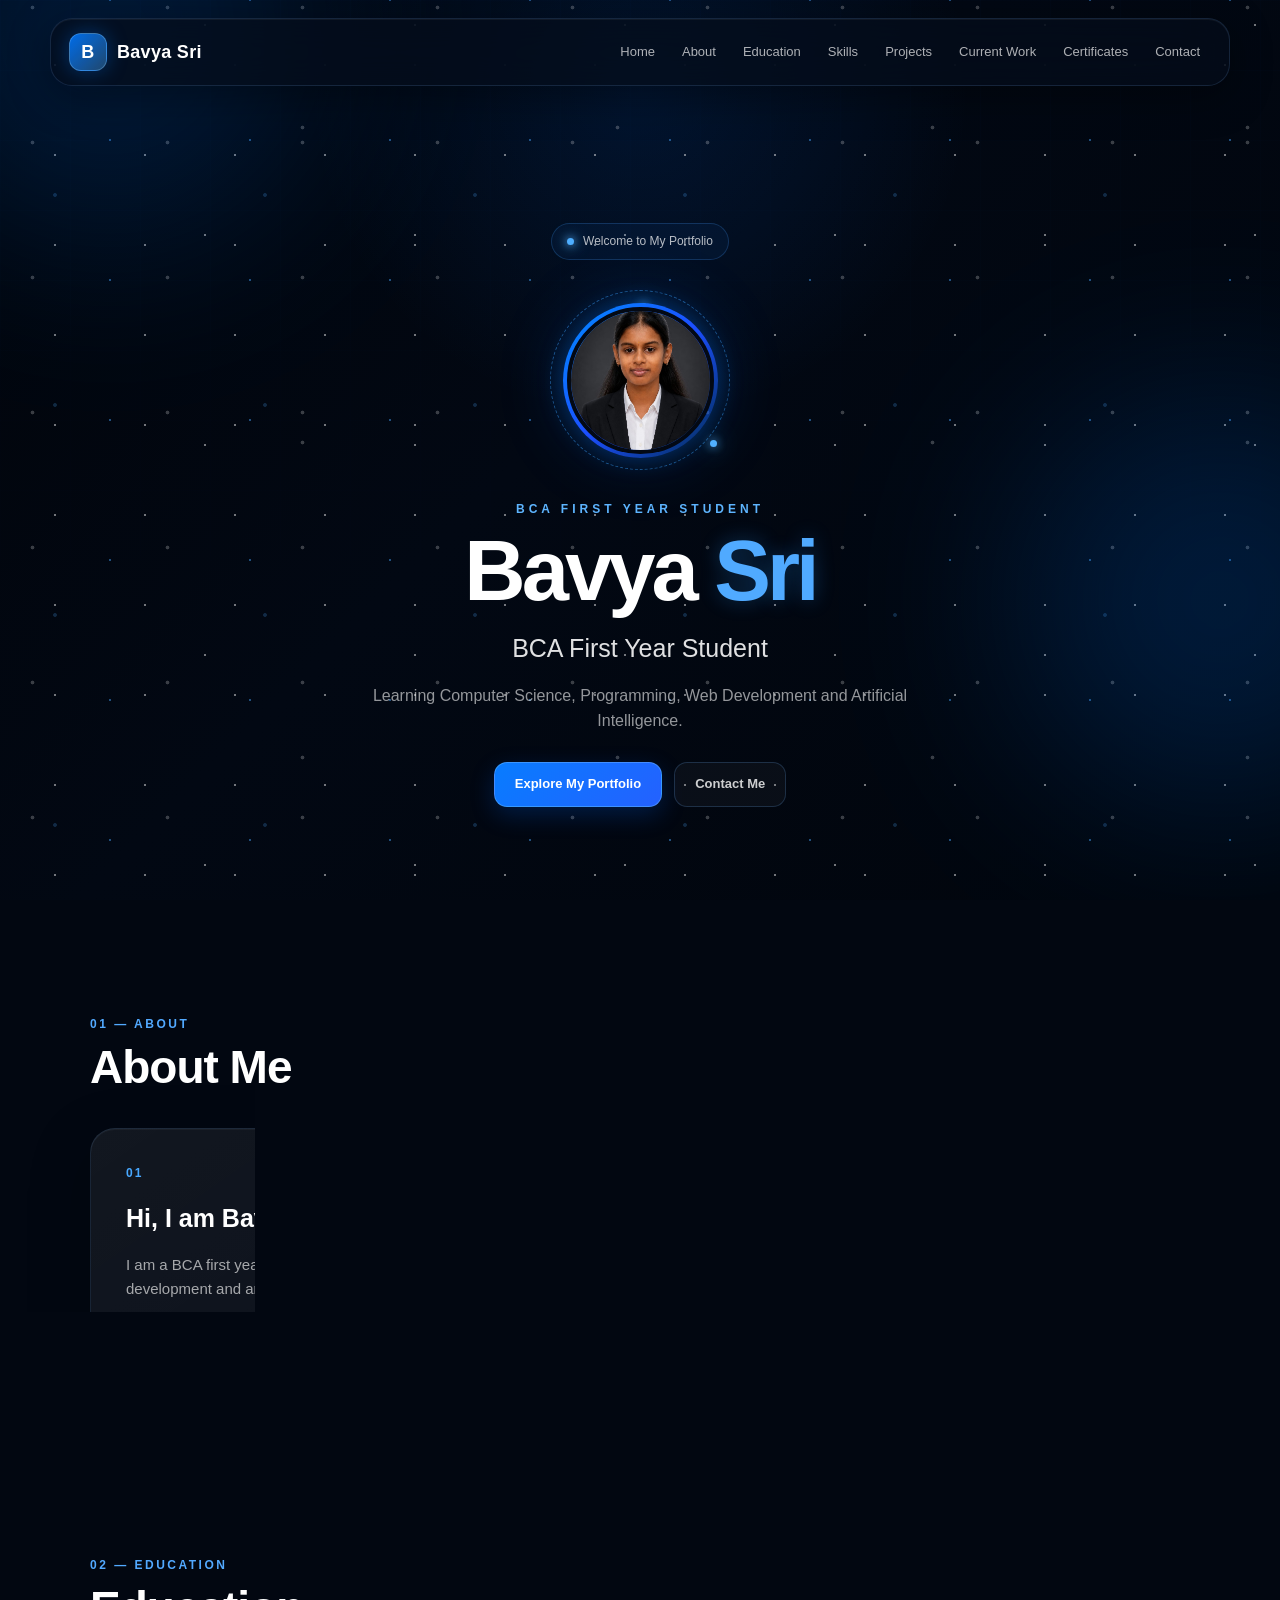
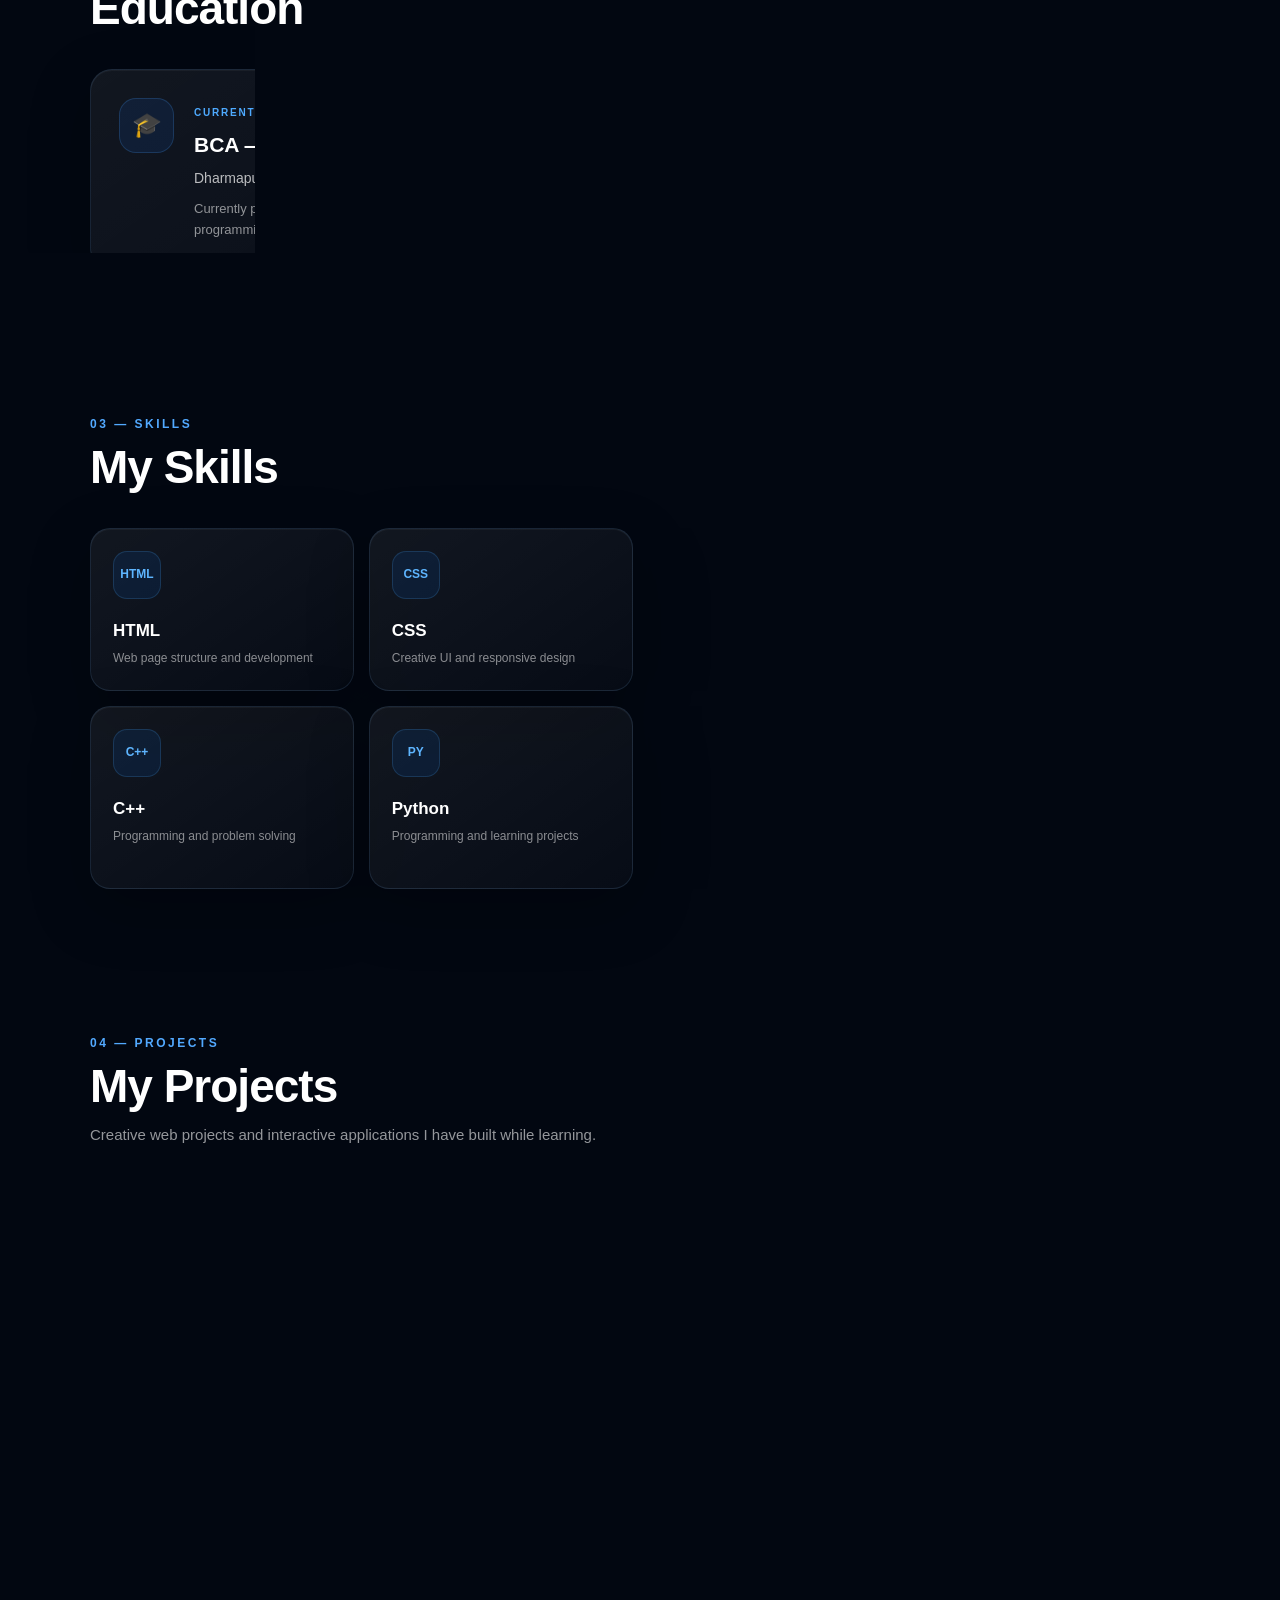
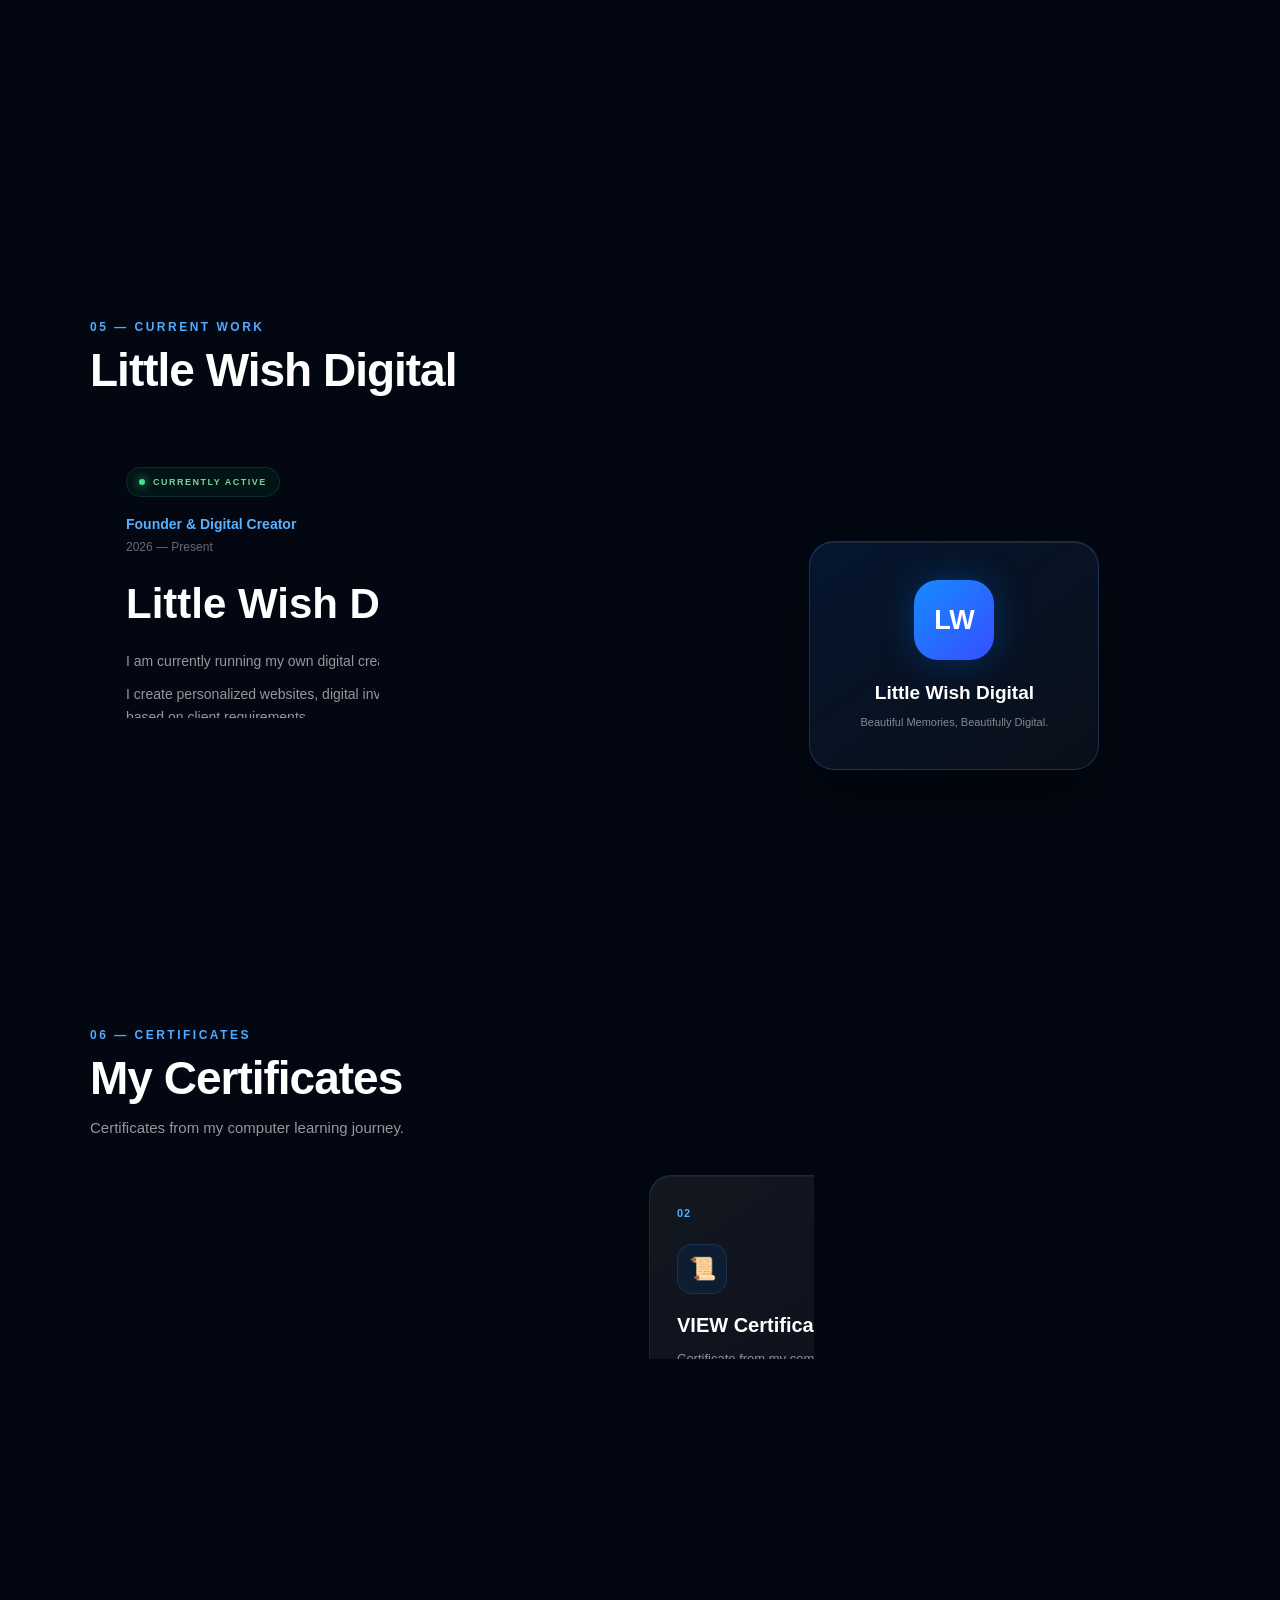
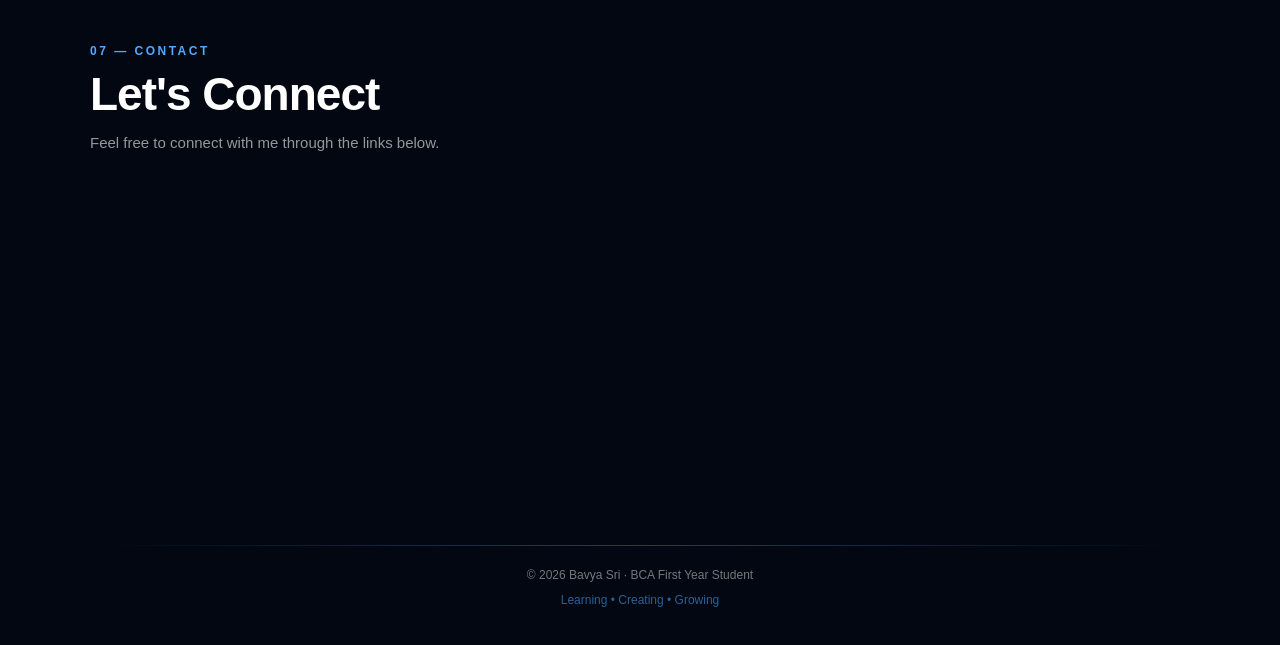
<file: index.html>
<!DOCTYPE html>
<html lang="en">
<head>
    <meta charset="UTF-8">
    <meta name="viewport" content="width=device-width, initial-scale=1.0">

    <title>Bavya Sri | BCA Student & Digital Creator</title>

    <meta name="description"
        content="Bavya Sri - BCA First Year Student interested in programming, web development, artificial intelligence and creative digital projects.">

    <link rel="stylesheet" href="style.css">
</head>

<body>

    <!-- =====================================================
         ANIMATED BACKGROUND
    ====================================================== -->

    <div class="background">
        <div class="stars"></div>
        <div class="stars stars-two"></div>

        <div class="blue-glow glow-one"></div>
        <div class="blue-glow glow-two"></div>

        <div class="background-grid"></div>
    </div>


    <!-- =====================================================
         NAVIGATION
    ====================================================== -->

    <header class="navbar">

        <a href="#home" class="logo">
            <span>B</span>
            Bavya Sri
        </a>

        <nav class="nav-links">

            <a href="#home">Home</a>

            <a href="#about">About</a>

            <a href="#education">Education</a>

            <a href="#skills">Skills</a>

            <a href="#projects">Projects</a>

            <a href="#current-work">Current Work</a>

            <a href="#certificates">Certificates</a>

            <a href="#contact">Contact</a>

        </nav>

        <button class="menu-btn" id="menuBtn">
            ☰
        </button>

    </header>


    <!-- =====================================================
         MOBILE MENU
    ====================================================== -->

    <div class="mobile-menu" id="mobileMenu">

        <a href="#home">Home</a>
        <a href="#about">About</a>
        <a href="#education">Education</a>
        <a href="#skills">Skills</a>
        <a href="#projects">Projects</a>
        <a href="#current-work">Current Work</a>
        <a href="#certificates">Certificates</a>
        <a href="#contact">Contact</a>

    </div>


    <!-- =====================================================
         MAIN CONTENT
    ====================================================== -->

    <main>


        <!-- =================================================
             HOME
        ================================================== -->

        <section id="home" class="hero">

            <div class="hero-content">

                <div class="welcome-badge">
                    <span></span>
                    Welcome to My Portfolio
                </div>


                <!-- ROUND PROFILE PHOTO -->

                <div class="profile-container">

                    <div class="profile-orbit"></div>

                    <div class="profile-frame">

                        <img
                            src="amma.jpg"
                            alt="Bavya Sri"
                            class="profile-photo"
                        >

                    </div>

                </div>


                <p class="hero-small">
                    BCA FIRST YEAR STUDENT
                </p>


                <h1>
                    Bavya <span>Sri</span>
                </h1>


                <h2>
                    BCA First Year Student
                </h2>


                <p class="hero-description">

                    Learning Computer Science, Programming,
                    Web Development and Artificial Intelligence.

                </p>


                <div class="hero-buttons">

                    <a href="#about" class="primary-btn">
                        Explore My Portfolio
                    </a>

                    <a href="#contact" class="secondary-btn">
                        Contact Me
                    </a>

                </div>

            </div>

        </section>



        <!-- =================================================
             ABOUT
        ================================================== -->

        <section id="about" class="section">

            <div class="section-heading">

                <span>01 — ABOUT</span>

                <h2>About Me</h2>

            </div>


            <div class="glass-card about-card">

                <div class="card-number">
                    01
                </div>

                <h3>
                    Hi, I am Bavya Sri.
                </h3>

                <p>

                    I am a BCA first year student at
                    DON BOSCO COLLEGE,Dharmapuri
                    who is interested in computer programming,
                    web development and artificial intelligence.

                </p>

                <p>

                    I enjoy learning AI, exploring new technologies
                    and creating creative projects while improving
                    my technological skills step by step.

                </p>

            </div>

        </section>



        <!-- =================================================
             EDUCATION
        ================================================== -->

        <section id="education" class="section">

            <div class="section-heading">

                <span>02 — EDUCATION</span>

                <h2>Education</h2>

            </div>


            <div class="education-grid">


                <!-- BCA -->

                <div class="glass-card education-card">

                    <div class="education-icon">
                        🎓
                    </div>

                    <div>

                        <span class="education-label">
                            CURRENTLY STUDYING
                        </span>

                        <h3>
                            BCA — First Year
                        </h3>

                        <h4>
                            Dharmapuri
                        </h4>

                        <p>

                            Currently pursuing Bachelor of
                            Computer Applications and learning
                            programming, computer fundamentals
                            and web technology.

                        </p>

                    </div>

                </div>


                <!-- COMPUTER COURSE -->

                <div class="glass-card education-card">

                    <div class="education-icon">
                        💻
                    </div>

                    <div>

                        <span class="education-label">
                            HDCA--COMPLETED
                        </span>

                        <h3>
                            Computer Application & Software Skills
                        </h3>

                        <h4>
                            CSC Computer Software College,
                            Dharmapuri
                        </h4>

                        <p>

                            Completed computer application training
                            and gained knowledge in computer
                            applications and software skills.

                        </p>

                    </div>

                </div>


            </div>

        </section>



        <!-- =================================================
             SKILLS
        ================================================== -->

        <section id="skills" class="section">

            <div class="section-heading">

                <span>03 — SKILLS</span>

                <h2>My Skills</h2>

            </div>


            <div class="skills-grid">


                <!-- HTML -->

                <div class="skill-card">

                    <div class="skill-icon">
                        HTML
                    </div>

                    <h3>HTML</h3>

                    <p>
                        Web page structure and development
                    </p>

                </div>


                <!-- CSS -->

                <div class="skill-card">

                    <div class="skill-icon">
                        CSS
                    </div>

                    <h3>CSS</h3>

                    <p>
                        Creative UI and responsive design
                    </p>

                </div>


                <!-- JAVASCRIPT -->

                <div class="skill-card">

                    <div class="skill-icon">
                        JS
                    </div>

                    <h3>JavaScript</h3>

                    <p>
                        Interactive web experiences
                    </p>

                </div>


                <!-- C -->

                <div class="skill-card">

                    <div class="skill-icon">
                        C
                    </div>

                    <h3>C</h3>

                    <p>
                        Programming fundamentals
                    </p>

                </div>


                <!-- C++ -->

                <div class="skill-card">

                    <div class="skill-icon">
                        C++
                    </div>

                    <h3>C++</h3>

                    <p>
                        Programming and problem solving
                    </p>

                </div>


                <!-- PYTHON -->

                <div class="skill-card">

                    <div class="skill-icon">
                        PY
                    </div>

                    <h3>Python</h3>

                    <p>
                        Programming and learning projects
                    </p>

                </div>


                <!-- AI -->

                <div class="skill-card">

                    <div class="skill-icon">
                        AI
                    </div>

                    <h3>Artificial Intelligence</h3>

                    <p>
                        AI learning and exploring new technologies
                    </p>

                </div>


            </div>

        </section>



        <!-- =================================================
             PROJECTS
        ================================================== -->

        <section id="Project" class="section">

            <div class="section-heading">

                <span>04 — PROJECTS</span>

                <h2>My Projects</h2>

                <p>
                    Creative web projects and interactive applications
                    I have built while learning.
                </p>

            </div>


            <div class="projects-list">


                <!-- PROJECT 01 -->

                <div class="project-card">

                    <div class="project-left">

                        <span class="project-number">
                            01
                        </span>

                        <div>

                            <span class="project-type">
                                WEB GAME
                            </span>

                            <h3>
                                Kuil2game.html
                            </h3>

                            <p>
                                An interactive browser-based game
                                project created using web technologies.
                            </p>

                        </div>

                    </div>


                    <a
                        href="kuil2game.html"
                        class="project-button"
                    >
                        Open Project →
                    </a>

                </div>



                <!-- PROJECT 02 -->

                <div class="project-card">

                    <div class="project-left">

                        <span class="project-number">
                            02
                        </span>

                        <div>

                            <span class="project-type">
                                CREATIVE GAME
                            </span>

                            <h3>
                                Makeup Game
                            </h3>

                            <p>
                                A creative interactive game project
                                developed as a web experience.
                            </p>

                        </div>

                    </div>


                    <a
                        href="mackup.html"
                        class="project-button"
                    >
                        Open Project →
                    </a>

                </div>



                <!-- PROJECT 03 -->

                <div class="project-card">

                    <div class="project-left">

                        <span class="project-number">
                            03
                        </span>

                        <div>

                            <span class="project-type">
                                WEB APPLICATION
                            </span>

                            <h3>
                                Calculator
                            </h3>

                            <p>
                                An interactive calculator created
                                using HTML, CSS and JavaScript.
                            </p>

                        </div>

                    </div>


                    <a
                        href="calc.html"
                        class="project-button"
                    >
                        Open Project →
                    </a>

                </div>



                <!-- PROJECT 04 -->

                <div class="project-card">

                    <div class="project-left">

                        <span class="project-number">
                            04
                        </span>

                        <div>

                            <span class="project-type">
                                AI / WEB PROJECT
                            </span>

                            <h3>
                                AI Game
                            </h3>

                            <p>
                                An interactive AI-based creative
                                web project.
                            </p>

                        </div>

                    </div>


                    <a
                        href="ai-game.html"
                        class="project-button"
                    >
                        Open Project →
                    </a>

                </div>


            </div>

        </section>



        <!-- =================================================
             CURRENT WORK
        ================================================== -->

        <section id="current-work" class="section">

            <div class="section-heading">

                <span>05 — CURRENT WORK</span>

                <h2>Little Wish Digital</h2>

            </div>


            <div class="current-work-card">


                <div class="current-work-content">

                    <div class="active-badge">

                        <span></span>

                        CURRENTLY ACTIVE

                    </div>


                    <span class="work-role">
                        Founder & Digital Creator
                    </span>


                    <span class="work-year">
                        2026 — Present
                    </span>


                    <h3>
                        Little Wish Digital
                    </h3>


                    <p>

                        I am currently running my own digital
                        creativity business alongside my BCA studies.

                    </p>


                    <p>

                        I create personalized websites, digital
                        invitations, memory websites and creative
                        digital content based on client requirements.

                    </p>


                    <div class="work-tags">

                        <span>Personalized Websites</span>

                        <span>Digital Invitations</span>

                        <span>Memory Websites</span>

                        <span>Digital Content</span>

                    </div>


                    <a
                        href="https://www.instagram.com/little.Wish.digital/"
                        target="_blank"
                        rel="noopener noreferrer"
                        class="instagram-button"
                    >
                        Visit Little Wish Digital →
                    </a>

                </div>


                <div class="work-visual">

                    <div class="work-glow"></div>

                    <div class="work-logo-card">

                        <div class="lw-logo">
                            LW
                        </div>

                        <h4>
                            Little Wish Digital
                        </h4>

                        <p>
                            Beautiful Memories,
                            Beautifully Digital.
                        </p>

                    </div>

                </div>


            </div>

        </section>



        <!-- =================================================
             CERTIFICATES
        ================================================== -->

        <section id="certificates" class="section">

            <div class="section-heading">

                <span>06 — CERTIFICATES</span>

                <h2>My Certificates</h2>

                <p>
                    Certificates from my computer learning journey.
                </p>

            </div>


            <div class="certificate-grid">


                <!-- HTCA -->

                <div class="certificate-card">

                    <div class="certificate-top">

                        <span class="certificate-number">
                            01
                        </span>

                        <span class="certificate-status">
                           HDCA COMPLETED
                        </span>

                    </div>


                    <div class="certificate-icon">
                        💻
                    </div>


                    <h3>
                        HDCA Certificate
                    </h3>


                    <p>

                        Completed HDCA and gained knowledge
                        in computer applications and software skills.

                    </p>


                    <a
                        href="csc1.jpg"
                        target="_blank"
                        class="certificate-button"
                    >
                        View Certificate →
                    </a>

                </div>



                <!-- VIEW CERTIFICATE -->

                <div class="certificate-card">

                    <div class="certificate-top">

                        <span class="certificate-number">
                            02
                        </span>

                        <span class="certificate-status">
                            CERTIFICATE
                        </span>

                    </div>


                    <div class="certificate-icon">
                        📜
                    </div>


                    <h3>
                        VIEW Certificate
                    </h3>


                    <p>

                        Certificate from my computer learning
                        and development journey.

                    </p>


                    <a
                        href="csc2.jpg"
                        target="_blank"
                        class="certificate-button"
                    >
                        View Certificate →
                    </a>

                </div>


            </div>

        </section>



        <!-- =================================================
             CONTACT
        ================================================== -->

        <section id="contact" class="section">

            <div class="section-heading">

                <span>07 — CONTACT</span>

                <h2>Let's Connect</h2>

                <p>
                    Feel free to connect with me through the links below.
                </p>

            </div>


            <div class="contact-card">


                <!-- PHONE -->

                <a
                    href="tel:9360784058"
                    class="contact-item"
                >

                    <div class="contact-icon">
                        ☎
                    </div>

                    <div>

                        <span>
                            Phone
                        </span>

                        <strong>
                            9360784058
                        </strong>

                    </div>

                </a>



                <!-- EMAIL -->

                <a
                    href="mailto:bavyas2009@gmail.com"
                    class="contact-item"
                >

                    <div class="contact-icon">
                        ✉
                    </div>

                    <div>

                        <span>
                            Email
                        </span>

                        <strong>
                            bavyas2009@gmail.com
                        </strong>

                    </div>

                </a>



                <!-- GITHUB -->

                <a
                    href="https://github.com/bavyasri-code07"
                    target="_blank"
                    rel="noopener noreferrer"
                    class="contact-item"
                >

                    <div class="contact-icon">
                        GH
                    </div>

                    <div>

                        <span>
                            GitHub
                        </span>

                        <strong>
                            bavyasri-code07
                        </strong>

                    </div>

                </a>



                <!-- INSTAGRAM -->

                <a
                    href="https://www.instagram.com/little.Wish.digital/"
                    target="_blank"
                    rel="noopener noreferrer"
                    class="contact-item"
                >

                    <div class="contact-icon">
                        IG
                    </div>

                    <div>

                        <span>
                            Little Wish Digital
                        </span>

                        <strong>
                            Instagram
                        </strong>

                    </div>

                </a>


            </div>

        </section>


    </main>



    <!-- =====================================================
         FOOTER
    ====================================================== -->

    <footer>

        <div class="footer-line"></div>

        <p>
            © 2026 Bavya Sri · BCA First Year Student
        </p>

        <p class="footer-small">
            Learning • Creating • Growing
        </p>

    </footer>



    <!-- =====================================================
         JAVASCRIPT
    ====================================================== -->

    <script src="script.js"></script>

</body>
</html>
</file>
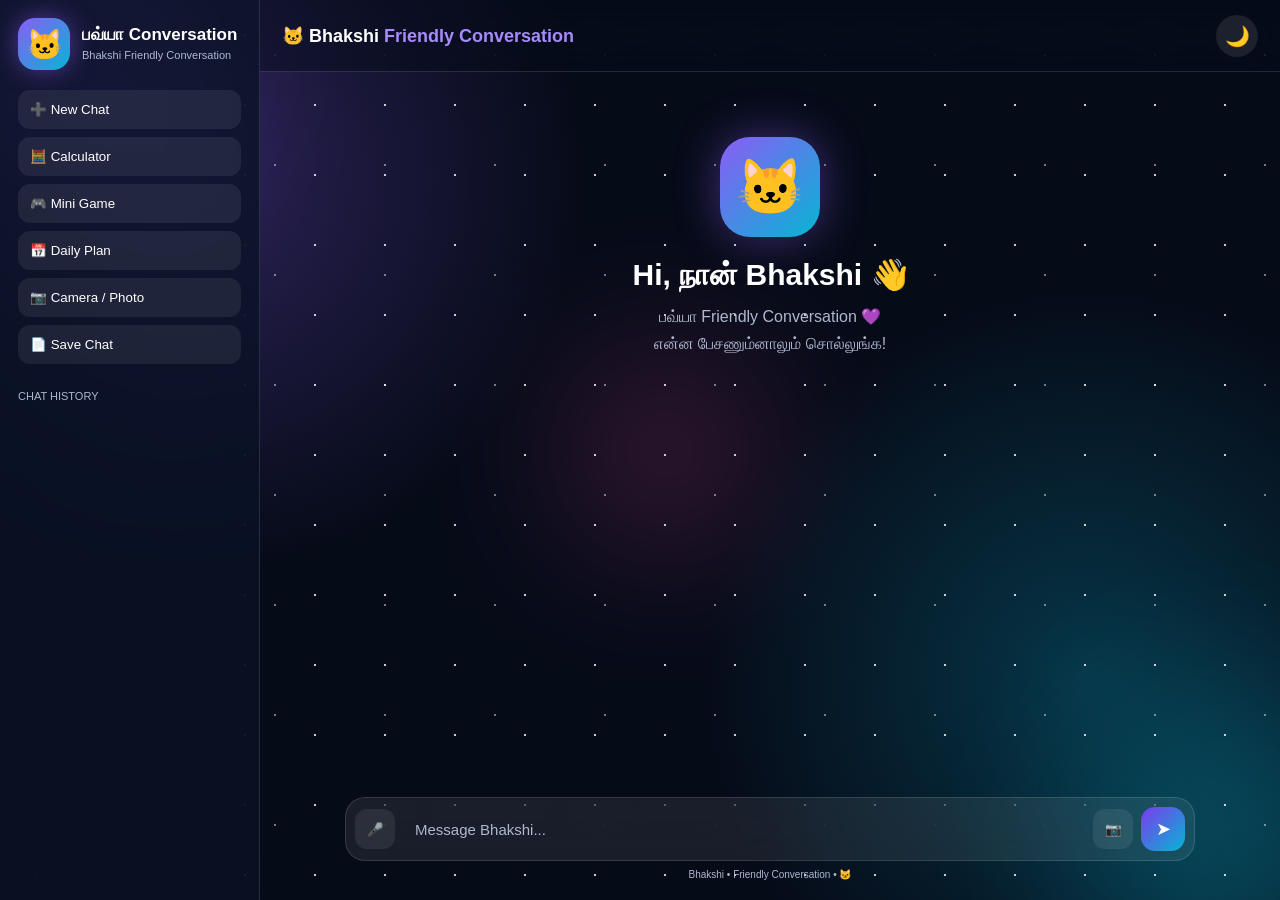
<file: ai-game.html>
<!DOCTYPE html>
<html lang="en">
<head>
<meta charset="UTF-8">
<meta name="viewport" content="width=device-width, initial-scale=1.0">

<title>Bhakshi Friendly Conversation</title>

<style>
*{
    box-sizing:border-box;
    margin:0;
    padding:0;
    font-family:Arial, sans-serif;
}

:root{
    --bg:#060b18;
    --panel:rgba(10,18,38,.78);
    --text:#ffffff;
    --muted:#aeb8d0;
    --border:rgba(255,255,255,.12);
    --bubble:rgba(255,255,255,.09);
    --primary:#8b5cf6;
    --secondary:#06b6d4;
}

body{
    min-height:100vh;
    background:var(--bg);
    color:var(--text);
    overflow:hidden;
    transition:.3s;
}

/* ---------- Animated Background ---------- */

.background{
    position:fixed;
    inset:0;
    overflow:hidden;
    z-index:-5;
    background:
        radial-gradient(circle at 15% 20%,rgba(139,92,246,.28),transparent 30%),
        radial-gradient(circle at 85% 75%,rgba(6,182,212,.25),transparent 30%),
        var(--bg);
}

.orb{
    position:absolute;
    width:300px;
    height:300px;
    border-radius:50%;
    filter:blur(80px);
    opacity:.28;
    animation:moveOrb 12s infinite alternate ease-in-out;
}

.orb.one{
    background:#8b5cf6;
    top:-100px;
    left:-80px;
}

.orb.two{
    background:#06b6d4;
    right:-100px;
    bottom:-100px;
    animation-delay:2s;
}

.orb.three{
    background:#ec4899;
    left:45%;
    top:40%;
    width:180px;
    height:180px;
    animation-delay:4s;
}

@keyframes moveOrb{
    from{
        transform:translate(0,0) scale(1);
    }
    to{
        transform:translate(80px,50px) scale(1.25);
    }
}

.stars{
    position:absolute;
    inset:0;
    background-image:
        radial-gradient(circle,rgba(255,255,255,.8) 1px,transparent 1px),
        radial-gradient(circle,rgba(255,255,255,.45) 1px,transparent 1px);
    background-size:70px 70px,110px 110px;
    animation:stars 20s linear infinite;
}

@keyframes stars{
    from{
        transform:translateY(0);
    }
    to{
        transform:translateY(70px);
    }
}

/* ---------- App ---------- */

.app{
    height:100vh;
    display:flex;
}

/* ---------- Sidebar ---------- */

.sidebar{
    width:260px;
    padding:18px;
    background:var(--panel);
    backdrop-filter:blur(20px);
    border-right:1px solid var(--border);
}

.logo{
    display:flex;
    align-items:center;
    gap:12px;
    margin-bottom:20px;
}

/* 🐱 Bhakshi Logo */

.logoIcon{
    width:52px;
    height:52px;
    border-radius:17px;
    display:grid;
    place-items:center;
    font-size:30px;
    background:linear-gradient(
        135deg,
        #8b5cf6,
        #06b6d4
    );
    box-shadow:
        0 0 25px rgba(139,92,246,.5);
    animation:catLogo 2.5s infinite;
}

@keyframes catLogo{
    0%,100%{
        transform:scale(1) rotate(0deg);
    }
    50%{
        transform:scale(1.08) rotate(3deg);
    }
}

.logo h2{
    font-size:17px;
}

.logo small{
    color:var(--muted);
    font-size:11px;
}

.sideBtn{
    width:100%;
    padding:12px;
    margin-bottom:8px;
    border:0;
    border-radius:12px;
    background:rgba(255,255,255,.07);
    color:var(--text);
    cursor:pointer;
    text-align:left;
    transition:.25s;
}

.sideBtn:hover{
    background:rgba(139,92,246,.35);
    transform:translateX(3px);
}

.historyTitle{
    margin:18px 0 8px;
    font-size:11px;
    color:var(--muted);
}

.history{
    max-height:43vh;
    overflow:auto;
}

.historyItem{
    padding:9px;
    margin:5px 0;
    border-radius:9px;
    background:rgba(255,255,255,.05);
    color:var(--muted);
    font-size:12px;
    cursor:pointer;
    white-space:nowrap;
    overflow:hidden;
    text-overflow:ellipsis;
}

/* ---------- Main ---------- */

.main{
    flex:1;
    min-width:0;
    display:flex;
    flex-direction:column;
}

/* ---------- Header ---------- */

.header{
    height:72px;
    display:flex;
    align-items:center;
    justify-content:space-between;
    padding:0 22px;
    background:rgba(5,12,25,.45);
    backdrop-filter:blur(18px);
    border-bottom:1px solid var(--border);
}

.title{
    font-weight:bold;
    font-size:18px;
}

.title span{
    color:#a78bfa;
}

.modeBtn{
    width:42px;
    height:42px;
    border:0;
    border-radius:50%;
    background:rgba(255,255,255,.09);
    color:white;
    cursor:pointer;
    font-size:20px;
}

/* ---------- Chat ---------- */

.chat{
    flex:1;
    overflow-y:auto;
    padding:25px;
}

.welcome{
    max-width:720px;
    margin:40px auto;
    text-align:center;
}

.welcomeIcon{
    width:100px;
    height:100px;
    margin:auto;
    display:grid;
    place-items:center;
    font-size:55px;
    border-radius:30px;
    background:linear-gradient(
        135deg,
        #8b5cf6,
        #06b6d4
    );
    box-shadow:
        0 0 45px rgba(139,92,246,.45);
    animation:welcomeCat 2.5s infinite;
}

@keyframes welcomeCat{
    0%,100%{
        transform:scale(1);
    }
    50%{
        transform:scale(1.06);
    }
}

.welcome h1{
    margin-top:20px;
    font-size:30px;
}

.welcome p{
    margin-top:10px;
    line-height:1.7;
    color:var(--muted);
}

/* ---------- Messages ---------- */

.message{
    max-width:800px;
    margin:12px auto;
    display:flex;
    animation:messageIn .3s ease;
}

@keyframes messageIn{
    from{
        opacity:0;
        transform:translateY(12px);
    }
    to{
        opacity:1;
        transform:translateY(0);
    }
}

.message.user{
    justify-content:flex-end;
}

.bubble{
    max-width:78%;
    padding:13px 16px;
    border-radius:18px;
    line-height:1.55;
    white-space:pre-wrap;
}

.user .bubble{
    background:linear-gradient(
        135deg,
        #7c3aed,
        #2563eb
    );
    border-bottom-right-radius:5px;
}

.bot .bubble{
    background:var(--bubble);
    border:1px solid var(--border);
    border-bottom-left-radius:5px;
}

/* ---------- Typing ---------- */

.typing{
    display:flex;
    gap:5px;
}

.typing i{
    width:7px;
    height:7px;
    border-radius:50%;
    background:#a78bfa;
    animation:typing .8s infinite alternate;
}

.typing i:nth-child(2){
    animation-delay:.2s;
}

.typing i:nth-child(3){
    animation-delay:.4s;
}

@keyframes typing{
    to{
        opacity:.2;
        transform:translateY(-4px);
    }
}

/* ---------- Input ---------- */

.inputArea{
    padding:15px 20px 20px;
}

.inputBox{
    max-width:850px;
    margin:auto;
    display:flex;
    align-items:center;
    gap:8px;
    padding:9px;
    border-radius:20px;
    background:rgba(255,255,255,.08);
    border:1px solid var(--border);
    backdrop-filter:blur(18px);
}

.inputBox input{
    flex:1;
    min-width:0;
    border:0;
    outline:0;
    background:transparent;
    color:var(--text);
    padding:12px;
    font-size:15px;
}

.inputBox input::placeholder{
    color:var(--muted);
}

.iconBtn,
.sendBtn{
    border:0;
    cursor:pointer;
    color:white;
}

.iconBtn{
    width:40px;
    height:40px;
    border-radius:12px;
    background:rgba(255,255,255,.08);
}

.sendBtn{
    width:44px;
    height:44px;
    border-radius:14px;
    background:linear-gradient(
        135deg,
        #7c3aed,
        #06b6d4
    );
    font-size:18px;
}

.status{
    text-align:center;
    margin-top:8px;
    color:var(--muted);
    font-size:10px;
}

/* ---------- Light Mode ---------- */

body.light{
    --bg:#edf3ff;
    --panel:rgba(255,255,255,.75);
    --text:#172033;
    --muted:#667085;
    --border:rgba(0,0,0,.09);
    --bubble:rgba(255,255,255,.85);
}

body.light .header{
    background:rgba(255,255,255,.65);
}

body.light .modeBtn,
body.light .sideBtn,
body.light .iconBtn{
    color:#172033;
}

/* ---------- Mobile ---------- */

@media(max-width:750px){

    .sidebar{
        width:70px;
        padding:10px;
    }

    .logo h2,
    .logo small,
    .sideBtn span,
    .historyTitle,
    .history{
        display:none;
    }

    .logoIcon{
        width:50px;
        height:50px;
    }

    .sideBtn{
        text-align:center;
        font-size:18px;
    }

    .chat{
        padding:15px 10px;
    }

    .bubble{
        max-width:88%;
    }

    .welcome h1{
        font-size:23px;
    }

    .welcomeIcon{
        width:80px;
        height:80px;
        font-size:43px;
    }
}
</style>
</head>

<body>

<!-- Animated Background -->

<div class="background">
    <div class="orb one"></div>
    <div class="orb two"></div>
    <div class="orb three"></div>
    <div class="stars"></div>
</div>


<div class="app">

<!-- ================= SIDEBAR ================= -->

<aside class="sidebar">

    <div class="logo">

        <div class="logoIcon">🐱</div>

        <div>
            <h2>பவ்யா Conversation</h2>
            <small>Bhakshi Friendly Conversation</small>
        </div>

    </div>


    <button class="sideBtn" onclick="newChat()">
        ➕ <span>New Chat</span>
    </button>

    <button class="sideBtn" onclick="showCalculator()">
        🧮 <span>Calculator</span>
    </button>

    <button class="sideBtn" onclick="showGame()">
        🎮 <span>Mini Game</span>
    </button>

    <button class="sideBtn" onclick="showPlanner()">
        📅 <span>Daily Plan</span>
    </button>

    <button class="sideBtn" onclick="openPhoto()">
        📷 <span>Camera / Photo</span>
    </button>

    <button class="sideBtn" onclick="downloadChat()">
        📄 <span>Save Chat</span>
    </button>


    <div class="historyTitle">
        CHAT HISTORY
    </div>

    <div class="history" id="history"></div>

</aside>


<!-- ================= MAIN ================= -->

<main class="main">

    <header class="header">

        <div class="title">
            🐱 Bhakshi
            <span>Friendly Conversation</span>
        </div>

        <button
            class="modeBtn"
            id="modeBtn"
            onclick="toggleMode()">
            🌙
        </button>

    </header>


    <!-- CHAT AREA -->

    <section class="chat" id="chatBox">

        <div class="welcome" id="welcome">

            <div class="welcomeIcon">
                🐱
            </div>

            <h1>
                Hi, நான் Bhakshi 👋
            </h1>

            <p>
                பவ்யா Friendly Conversation 💜<br>
                என்ன பேசணும்னாலும் சொல்லுங்க!
            </p>

        </div>

    </section>


    <!-- INPUT AREA -->

    <div class="inputArea">

        <div class="inputBox">

            <button
                class="iconBtn"
                onclick="startVoice()"
                title="Voice">
                🎤
            </button>

            <input
                id="messageInput"
                type="text"
                placeholder="Message Bhakshi..."
                autocomplete="off"
            >

            <button
                class="iconBtn"
                onclick="openPhoto()"
                title="Camera / Photo">
                📷
            </button>

            <button
                class="sendBtn"
                onclick="sendMessage()">
                ➤
            </button>

        </div>

        <div class="status">
            Bhakshi • Friendly Conversation • 🐱
        </div>

    </div>

</main>

</div>


<!-- CAMERA / PHOTO -->

<input
    type="file"
    id="photoInput"
    accept="image/*"
    capture="environment"
    style="display:none"
>


<script>

/* =====================================================
   BHAKSHI FRIENDLY CONVERSATION
===================================================== */

const input =
    document.getElementById("messageInput");

const chatBox =
    document.getElementById("chatBox");

const historyBox =
    document.getElementById("history");

let conversation = [];


/* =====================================================
   MESSAGE
===================================================== */

function addMessage(text,type){

    const row =
        document.createElement("div");

    row.className =
        "message " + type;

    const bubble =
        document.createElement("div");

    bubble.className =
        "bubble";

    bubble.textContent =
        text;

    row.appendChild(bubble);

    chatBox.appendChild(row);

    chatBox.scrollTop =
        chatBox.scrollHeight;

    conversation.push({
        type:type,
        text:text
    });

    saveHistory();
}


/* =====================================================
   TYPING ANIMATION
===================================================== */

function showTyping(){

    const row =
        document.createElement("div");

    row.className =
        "message bot";

    row.id =
        "typingMessage";

    row.innerHTML = `
        <div class="bubble">
            <div class="typing">
                <i></i>
                <i></i>
                <i></i>
            </div>
        </div>
    `;

    chatBox.appendChild(row);

    chatBox.scrollTop =
        chatBox.scrollHeight;
}


function removeTyping(){

    const typing =
        document.getElementById(
            "typingMessage"
        );

    if(typing){
        typing.remove();
    }
}


/* =====================================================
   TOP 20+ FRIENDLY CONVERSATION REPLIES
===================================================== */

function getReply(message){

    const msg =
        message
        .toLowerCase()
        .trim();


    /* 1. HI */

    if(
        msg === "hi" ||
        msg === "hii" ||
        msg === "hello" ||
        msg === "hey" ||
        msg.includes("ஹாய்") ||
        msg.includes("ஹலோ")
    ){
        return "ஹாய் பவ்யா! 🐱💜 சொல்லுங்க, என்ன பண்ணுறீங்க?";
    }


    /* 2. HOW ARE YOU */

    if(
        msg.includes("how are you") ||
        msg.includes("எப்படி இருக்க") ||
        msg.includes("நல்லா இருக்க")
    ){
        return "நான் நல்லா இருக்கேன் பவ்யா 😊 நீங்க எப்படி இருக்கீங்க?";
    }


    /* 3. WHAT ARE YOU DOING */

    if(
        msg.includes("what are you doing") ||
        msg.includes("என்ன பண்ற") ||
        msg.includes("என்ன பண்ணுற")
    ){
        return "நான் இப்போ உங்களோட பேசிட்டு இருக்கேன் 😄 நீங்க இப்போ என்ன பண்ணுறீங்க?";
    }


    /* 4. HAPPY */

    if(
        msg.includes("happy") ||
        msg.includes("ஹாப்பி") ||
        msg.includes("சந்தோஷ") ||
        msg.includes("செம ஹாப்பி")
    ){
        return "வாவ்! 😍 நீங்க ஹாப்பியா இருக்கீங்கன்னு கேட்கவே எனக்கும் ரொம்ப சந்தோஷம்!";
    }


    /* 5. SAD */

    if(
        msg.includes("sad") ||
        msg.includes("சோக") ||
        msg.includes("சோகம்") ||
        msg.includes("வருத்த") ||
        msg.includes("கஷ்டமா") ||
        msg.includes("feel")
    ){
        return "கவலைப்படாதீங்க பவ்யா ❤️ என்ன நடந்துச்சு என்று சொல்லுங்க. நான் கேட்கிறேன்.";
    }


    /* 6. MOM SCOLDED */

    if(
        msg.includes("அம்மா திட்ட") ||
        msg.includes("mom scold") ||
        msg.includes("mother scold")
    ){
        return "பரவாயில்லை பவ்யா ❤️ மனசுக்கு ரொம்ப எடுத்துக்காதீங்க. என்ன நடந்துச்சு என்று சொல்லுங்க.";
    }


    /* 7. DAD */

    if(
        msg.includes("அப்பா") ||
        msg.includes("dad") ||
        msg.includes("father")
    ){
        return "அப்பாவைப் பற்றி சொல்றீங்களா? 😊 சொல்லுங்க பவ்யா, கேட்கிறேன்.";
    }


    /* 8. MOM */

    if(
        msg.includes("அம்மா") ||
        msg.includes("mom") ||
        msg.includes("mother")
    ){
        return "அம்மாவைப் பற்றி சொல்றீங்களா? ❤️ என்ன நடந்துச்சு என்று சொல்லுங்க.";
    }


    /* 9. FRIEND */

    if(
        msg.includes("friend") ||
        msg.includes("ஃப்ரெண்ட்") ||
        msg.includes("நண்ப")
    ){
        return "ஓஹோ 😊 friend விஷயமா? என்ன நடந்துச்சு என்று சொல்லுங்க.";
    }


    /* 10. FOOD */

    if(
        msg.includes("சாப்பிட்ட") ||
        msg.includes("சாப்பிட") ||
        msg.includes("saptiya") ||
        msg.includes("food")
    ){
        return "நான் AI என்பதால் சாப்பிட முடியாது 😄 ஆனா நீங்க நல்லா சாப்பிட்டீங்களா? ❤️";
    }


    /* 11. THANKS */

    if(
        msg.includes("thanks") ||
        msg.includes("thank you") ||
        msg.includes("நன்றி") ||
        msg.includes("தேங்க்ஸ்")
    ){
        return "You're welcome பவ்யா! 😊 எப்போதும் பேசலாம்.";
    }


    /* 12. WELCOME */

    if(
        msg.includes("welcome") ||
        msg.includes("வெல்கம்")
    ){
        return "😊 Anytime! எப்போதும் பேசலாம் பவ்யா.";
    }


    /* 13. GOOD */

    if(
        msg.includes("good") ||
        msg.includes("நல்லா") ||
        msg.includes("சூப்பர்") ||
        msg.includes("super")
    ){
        return "அருமை! 😄 நீங்க நல்லா பண்ணிட்டீங்க பவ்யா!";
    }


    /* 14. TODAY */

    if(
        msg.includes("இன்னைக்கு") ||
        msg.includes("today")
    ){
        return "ஓ சூப்பர்! 😊 இன்று என்ன நடந்துச்சு? சொல்லுங்க.";
    }


    /* 15. GOOD NIGHT */

    if(
        msg.includes("good night") ||
        msg.includes("குட் நைட்")
    ){
        return "Good night பவ்யா 🌙✨ நல்லா தூங்குங்க!";
    }


    /* 16. BYE */

    if(
        msg === "bye" ||
        msg.includes("பை")
    ){
        return "சரி பவ்யா 😊 Bye! மீண்டும் பேசலாம். 🐱💜";
    }


    /* 17. CODING */

    if(
        msg.includes("coding") ||
        msg.includes("code") ||
        msg.includes("கோடிங்") ||
        msg.includes("கோடு")
    ){
        return "Coding doubt-ஆ? 💻 HTML, CSS, JavaScript, Python, Java, C++ எதுவாக இருந்தாலும் சொல்லுங்க.";
    }


    /* 18. STUDIES */

    if(
        msg.includes("study") ||
        msg.includes("படிப்பு") ||
        msg.includes("exam") ||
        msg.includes("exam")
    ){
        return "📚 Study doubt-ஆ? எந்த subject என்று சொல்லுங்க. நம்ம step-by-step-ஆ பார்க்கலாம்.";
    }


    /* 19. GAME */

    if(
        msg.includes("game") ||
        msg.includes("கேம்")
    ){
        return "🎮 Game விளையாடலாமா? Sidebar-ல் Mini Game button இருக்கு!";
    }


    /* 20. DAILY PLAN */

    if(
        msg.includes("daily plan") ||
        msg.includes("day plan") ||
        msg.includes("டெய்லி பிளான்")
    ){
        return "📅 Daily Plan உருவாக்கலாம்! Sidebar-ல் Daily Plan button-ஐ அழுத்துங்க.";
    }


    /* =================================================
       CODING SUBJECTS
    ================================================= */


    if(msg.includes("html")){
        return "🌐 HTML doubt-ஆ? Code-ஐ அனுப்புங்க. என்ன problem என்று பார்க்கலாம்.";
    }


    if(msg.includes("css")){
        return "🎨 CSS doubt-ஆ? Design problem-ஐ சொல்லுங்க.";
    }


    if(
        msg.includes("javascript") ||
        msg.includes("java script") ||
        msg.includes(" js ")
    ){
        return "⚡ JavaScript doubt-ஆ? Code-ஐ அனுப்புங்க. Button, message, animation எல்லாம் பார்க்கலாம்.";
    }


    if(msg.includes("python")){
        return "🐍 Python doubt-ஆ? Question அல்லது code-ஐ அனுப்புங்க.";
    }


    if(
        msg.includes("java") &&
        !msg.includes("javascript")
    ){
        return "☕ Java doubt-ஆ? எந்த concept என்று சொல்லுங்க.";
    }


    if(
        msg.includes("c++") ||
        msg.includes("cpp")
    ){
        return "💻 C++ doubt-ஆ? Problem-ஐ அனுப்புங்க.";
    }


    /* =================================================
       SCHOOL SUBJECTS
    ================================================= */


    if(
        msg.includes("physics") ||
        msg.includes("ஃபிசிக்ஸ்") ||
        msg.includes("பிசிக்ஸ்")
    ){
        return "⚡ Physics doubt-ஆ? Question-ஐ அனுப்புங்க. Step-by-step-ஆ explain பண்றேன்.";
    }


    if(
        msg.includes("chemistry") ||
        msg.includes("கெமிஸ்ட்ரி")
    ){
        return "🧪 Chemistry doubt-ஆ? Question-ஐ அனுப்புங்க.";
    }


    if(
        msg.includes("math") ||
        msg.includes("maths") ||
        msg.includes("கணக்கு")
    ){
        return "🧮 Maths problem-ஆ? Question-ஐ அனுப்புங்க. Step-by-step-ஆ பார்க்கலாம்.";
    }


    /* =================================================
       LORD MURUGAN
    ================================================= */


    if(
        msg.includes("முருகர்") ||
        msg.includes("முருகன்") ||
        msg.includes("murugan") ||
        msg.includes("muruga") ||
        msg.includes("கந்தன்") ||
        msg.includes("skanda") ||
        msg.includes("கார்த்திகேயன்") ||
        msg.includes("karthikeya")
    ){
        return "🙏 முருகப்பெருமான் பற்றி கேட்கிறீங்களா பவ்யா? முருகன் தமிழர் பக்தி மரபில் முக்கியமான தெய்வமாக போற்றப்படுகிறார். வேல் மற்றும் மயில் அவருடைய முக்கியமான அடையாளங்கள். உங்களுக்கு என்ன தெரிஞ்சிக்கணும் என்று சொல்லுங்க. ❤️";
    }


    /* MURUGAN VEL */

    if(
        msg.includes("முருகன் வேல்") ||
        msg.includes("முருகர் வேல்") ||
        msg.includes("வேலின் சிறப்பு") ||
        msg.includes("murugan vel")
    ){
        return "🙏 முருகப்பெருமானின் வேல் அவருடைய முக்கியமான அடையாளங்களில் ஒன்று. பக்தி மரபில் அது ஞானம் மற்றும் தீமையை வெல்லும் சக்தியுடன் தொடர்புபடுத்தப்படுகிறது.";
    }


    /* MURUGAN PEACOCK */

    if(
        msg.includes("முருகன் மயில்") ||
        msg.includes("முருகர் மயில்") ||
        msg.includes("murugan peacock")
    ){
        return "🦚 மயில் முருகப்பெருமானின் வாகனமாக குறிப்பிடப்படுகிறது. அது முருகரின் முக்கியமான அடையாளங்களில் ஒன்றாகும். 🙏";
    }


    /* SIX ABODES */

    if(
        msg.includes("ஆறுபடை வீடு") ||
        msg.includes("அறுபடை வீடு") ||
        msg.includes("arupadai") ||
        msg.includes("six abodes")
    ){
        return "🙏 முருகப்பெருமானின் ஆறுபடை வீடுகள்: திருப்பரங்குன்றம், திருச்செந்தூர், பழனி, சுவாமிமலை, திருத்தணி, பழமுதிர்சோலை.";
    }


    /* VALLI */

    if(
        msg.includes("வள்ளி") ||
        msg.includes("valli")
    ){
        return "🙏 வள்ளி முருகப்பெருமானுடன் தொடர்புடைய முக்கியமான தெய்வீகப் பாத்திரம். அவரைப் பற்றிய கதைகள் தமிழ் பக்தி மரபில் பிரபலமானவை.";
    }


    /* DEIVANAI */

    if(
        msg.includes("தெய்வானை") ||
        msg.includes("deivanai")
    ){
        return "🙏 தெய்வானை முருகப்பெருமானுடன் தொடர்புடைய முக்கியமான தெய்வீகப் பாத்திரம். அவரைப் பற்றியும் கேட்கலாம் பவ்யா.";
    }


    /* MURUGAN TEMPLE */

    if(
        msg.includes("முருகர் கோவில்") ||
        msg.includes("முருகன் கோவில்") ||
        msg.includes("murugan temple")
    ){
        return "🙏 முருகப்பெருமானுக்கு தமிழ்நாட்டிலும் இந்தியாவின் பல பகுதிகளிலும் பல புகழ்பெற்ற கோயில்கள் உள்ளன. ஆறுபடை வீடுகள் மிகவும் பிரபலமானவை.";
    }


    /* =================================================
       DEFAULT
    ================================================= */

    return "சரி பவ்யா 🐱💜 புரியுது. இன்னும் கொஞ்சம் detail-ஆ சொல்லுங்க. நான் உங்களோட friendly-ஆ பேசிக்கிட்டே இருக்கேன் 😊";
}


/* =====================================================
   SEND MESSAGE
===================================================== */

function sendMessage(){

    const message =
        input.value.trim();

    if(!message){
        return;
    }


    const welcome =
        document.getElementById("welcome");

    if(welcome){
        welcome.remove();
    }


    addMessage(
        message,
        "user"
    );


    input.value = "";


    showTyping();


    setTimeout(function(){

        removeTyping();


        const reply =
            getReply(message);


        addMessage(
            reply,
            "bot"
        );

    },700);
}


/* ENTER TO SEND */

input.addEventListener(
    "keydown",
    function(event){

        if(event.key === "Enter"){

            event.preventDefault();

            sendMessage();
        }

    }
);


/* =====================================================
   DARK / LIGHT
===================================================== */

function toggleMode(){

    document.body.classList.toggle(
        "light"
    );

    const light =
        document.body.classList.contains(
            "light"
        );

    document.getElementById(
        "modeBtn"
    ).textContent =
        light ? "☀️" : "🌙";


    localStorage.setItem(
        "bhakshiMode",
        light ? "light" : "dark"
    );
}


if(
    localStorage.getItem(
        "bhakshiMode"
    ) === "light"
){

    document.body.classList.add(
        "light"
    );

    document.getElementById(
        "modeBtn"
    ).textContent =
        "☀️";
}


/* =====================================================
   NEW CHAT
===================================================== */

function newChat(){

    chatBox.innerHTML = `
        <div class="welcome" id="welcome">

            <div class="welcomeIcon">
                🐱
            </div>

            <h1>
                Hi, நான் Bhakshi 👋
            </h1>

            <p>
                பவ்யா Friendly Conversation 💜<br>
                புதிய chat ஆரம்பிக்கலாம்!
            </p>

        </div>
    `;

    conversation = [];
}


/* =====================================================
   CHAT HISTORY
===================================================== */

function saveHistory(){

    localStorage.setItem(
        "bhakshiHistory",
        JSON.stringify(
            conversation
        )
    );

    updateHistory();
}


function updateHistory(){

    historyBox.innerHTML = "";


    const saved =
        JSON.parse(
            localStorage.getItem(
                "bhakshiHistory"
            ) || "[]"
        );


    saved
        .filter(
            item =>
            item.type === "user"
        )
        .slice(-20)
        .reverse()
        .forEach(
            item => {

                const div =
                    document.createElement(
                        "div"
                    );

                div.className =
                    "historyItem";

                div.textContent =
                    item.text;

                div.onclick =
                    function(){

                        input.value =
                            item.text;

                        input.focus();
                    };


                historyBox.appendChild(
                    div
                );

            }
        );
}


updateHistory();


/* =====================================================
   VOICE INPUT
===================================================== */

function startVoice(){

    const SpeechRecognition =
        window.SpeechRecognition ||
        window.webkitSpeechRecognition;


    if(!SpeechRecognition){

        addMessage(
            "இந்த browser-ல் Voice Input support இல்லை. Chrome-ல் try பண்ணுங்க. 🎤",
            "bot"
        );

        return;
    }


    const recognition =
        new SpeechRecognition();


    recognition.lang =
        "ta-IN";


    recognition.continuous =
        false;


    recognition.interimResults =
        false;


    recognition.start();


    recognition.onresult =
        function(event){

            const text =
                event
                .results[0][0]
                .transcript;


            input.value =
                text;


            sendMessage();
        };


    recognition.onerror =
        function(){

            addMessage(
                "Voice input-ஐ மீண்டும் try பண்ணுங்க 🎤",
                "bot"
            );

        };
}


/* =====================================================
   CAMERA / PHOTO
===================================================== */

function openPhoto(){

    document.getElementById(
        "photoInput"
    ).click();
}


document
    .getElementById(
        "photoInput"
    )
    .addEventListener(
        "change",
        function(){

            const file =
                this.files[0];


            if(!file){
                return;
            }


            addMessage(
                "📷 Photo selected: " +
                file.name,
                "user"
            );


            setTimeout(
                function(){

                    addMessage(
                        "📷 Photo வந்துடுச்சு பவ்யா 😊 இந்த version-ல் photo/camera input ready-ஆ இருக்கு.",
                        "bot"
                    );

                },
                600
            );

        }
    );


/* =====================================================
   CALCULATOR
===================================================== */

function showCalculator(){

    const value =
        prompt(
            "🧮 Calculator\n\nExample: 25 + 10 * 2"
        );


    if(value === null){
        return;
    }


    try{

        const result =
            Function(
                '"use strict";return (' +
                value +
                ')'
            )();


        addMessage(
            "🧮 " +
            value +
            " = " +
            result,
            "bot"
        );

    }
    catch{

        addMessage(
            "Calculator-க்கு சரியான calculation கொடுங்க.",
            "bot"
        );

    }
}


/* =====================================================
   MINI GAME
===================================================== */

function showGame(){

    const number =
        Math.floor(
            Math.random() * 5
        ) + 1;


    const guess =
        prompt(
            "🎮 Guess the Number!\n\n1 முதல் 5 வரை ஒரு number guess பண்ணுங்க."
        );


    if(guess === null){
        return;
    }


    if(
        Number(guess) === number
    ){

        addMessage(
            "🎉 Super! Correct! Number " +
            number +
            ". நீங்க ஜெயிச்சுட்டீங்க!",
            "bot"
        );

    }
    else{

        addMessage(
            "😄 Nice try! Correct number " +
            number +
            ". இன்னொரு round விளையாடலாம்!",
            "bot"
        );

    }
}


/* =====================================================
   DAILY PLAN
===================================================== */

function showPlanner(){

    const plan =
        prompt(
            "📅 உங்கள் Daily Plan-ஐ எழுதுங்க.\n\nExample: Coding class at 5 PM"
        );


    if(plan === null){
        return;
    }


    addMessage(
        "📅 Daily Plan:\n" +
        plan,
        "bot"
    );
}


/* =====================================================
   SAVE CHAT AS TEXT
===================================================== */

function downloadChat(){

    if(
        conversation.length === 0
    ){

        alert(
            "இன்னும் chat இல்லை."
        );

        return;
    }


    let text =
        "🐱 Bhakshi Friendly Conversation\n\n";


    conversation.forEach(
        item => {

            text +=
                (
                    item.type === "user"
                    ? "You: "
                    : "Bhakshi: "
                ) +
                item.text +
                "\n\n";

        }
    );


    const blob =
        new Blob(
            [text],
            {
                type:
                "text/plain"
            }
        );


    const url =
        URL.createObjectURL(
            blob
        );


    const a =
        document.createElement(
            "a"
        );


    a.href =
        url;


    a.download =
        "bhakshi-chat.txt";


    a.click();


    URL.revokeObjectURL(
        url
    );
}

</script>

</body>
</html>
</file>
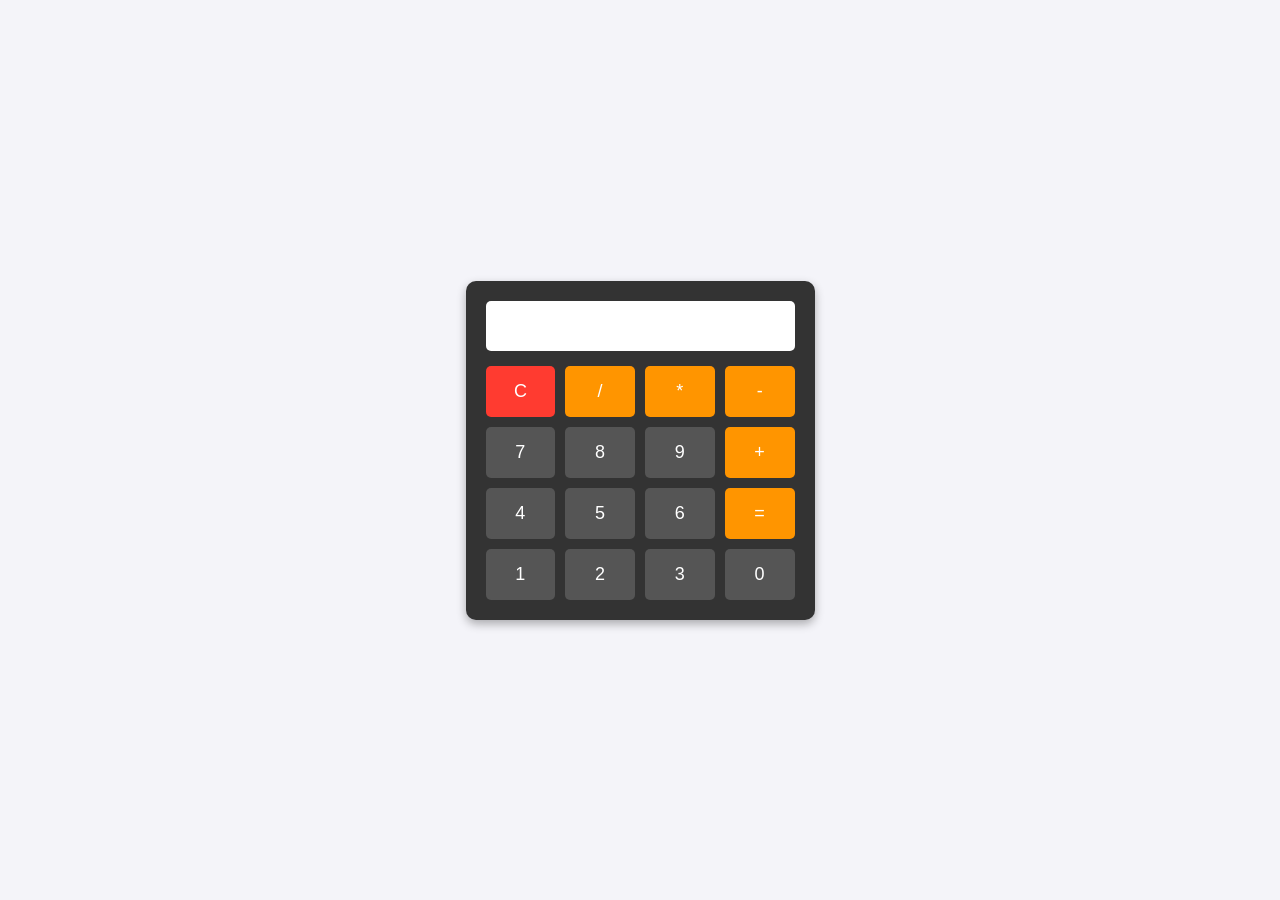
<file: calc.html>
<!DOCTYPE html>
<html lang="en">
<head>
    <meta charset="UTF-8">
    <meta name="viewport" content="width=device-width, initial-scale=1.0">
    <title>Simple Calculator</title>
    <style>
        body {
            font-family: Arial, sans-serif;
            display: flex;
            justify-content: center;
            align-items: center;
            height: 100vh;
            background-color: #f4f4f9;
            margin: 0;
        }

        .calculator {
            background-color: #333;
            padding: 20px;
            border-radius: 10px;
            box-shadow: 0px 4px 10px rgba(0, 0, 0, 0.3);
        }

        #display {
            width: 100%;
            height: 50px;
            font-size: 24px;
            text-align: right;
            padding: 5px;
            box-sizing: border-box;
            margin-bottom: 15px;
            border: none;
            border-radius: 5px;
            background-color: #fff;
        }

        .buttons {
            display: grid;
            grid-template-columns: repeat(4, 1fr);
            gap: 10px;
        }

        button {
            padding: 15px;
            font-size: 18px;
            border: none;
            border-radius: 5px;
            cursor: pointer;
            background-color: #555;
            color: white;
            transition: 0.2s;
        }

        button:hover {
            background-color: #777;
        }

        button.operator {
            background-color: #ff9500;
        }

        button.operator:hover {
            background-color: #e08400;
        }

        button.clear {
            background-color: #ff3b30;
        }

        button.clear:hover {
            background-color: #d32f2f;
        }
    </style>
</head>
<body>

    <div class="calculator">
        <input type="text" id="display" readonly>
        <div class="buttons">
            <button class="clear" onclick="clearDisplay()">C</button>
            <button onclick="appendValue('/')" class="operator">/</button>
            <button onclick="appendValue('*')" class="operator">*</button>
            <button onclick="appendValue('-')" class="operator">-</button>
            
            <button onclick="appendValue('7')">7</button>
            <button onclick="appendValue('8')">8</button>
            <button onclick="appendValue('9')">9</button>
            <button onclick="appendValue('+')" class="operator">+</button>
            
            <button onclick="appendValue('4')">4</button>
            <button onclick="appendValue('5')">5</button>
            <button onclick="appendValue('6')">6</button>
            <button onclick="calculate()" class="operator">=</button>
            
            <button onclick="appendValue('1')">1</button>
            <button onclick="appendValue('2')">2</button>
            <button onclick="appendValue('3')">3</button>
            <button onclick="appendValue('0')">0</button>
        </div>
    </div>

    <script>
        const display = document.getElementById('display');

        function appendValue(input) {
            display.value += input;
        }

        function clearDisplay() {
            display.value = '';
        }

        function calculate() {
            try {
                display.value = eval(display.value);
            } catch (error) {
                display.value = 'Error';
            }
        }
    </script>

</body>
</html>
</file>
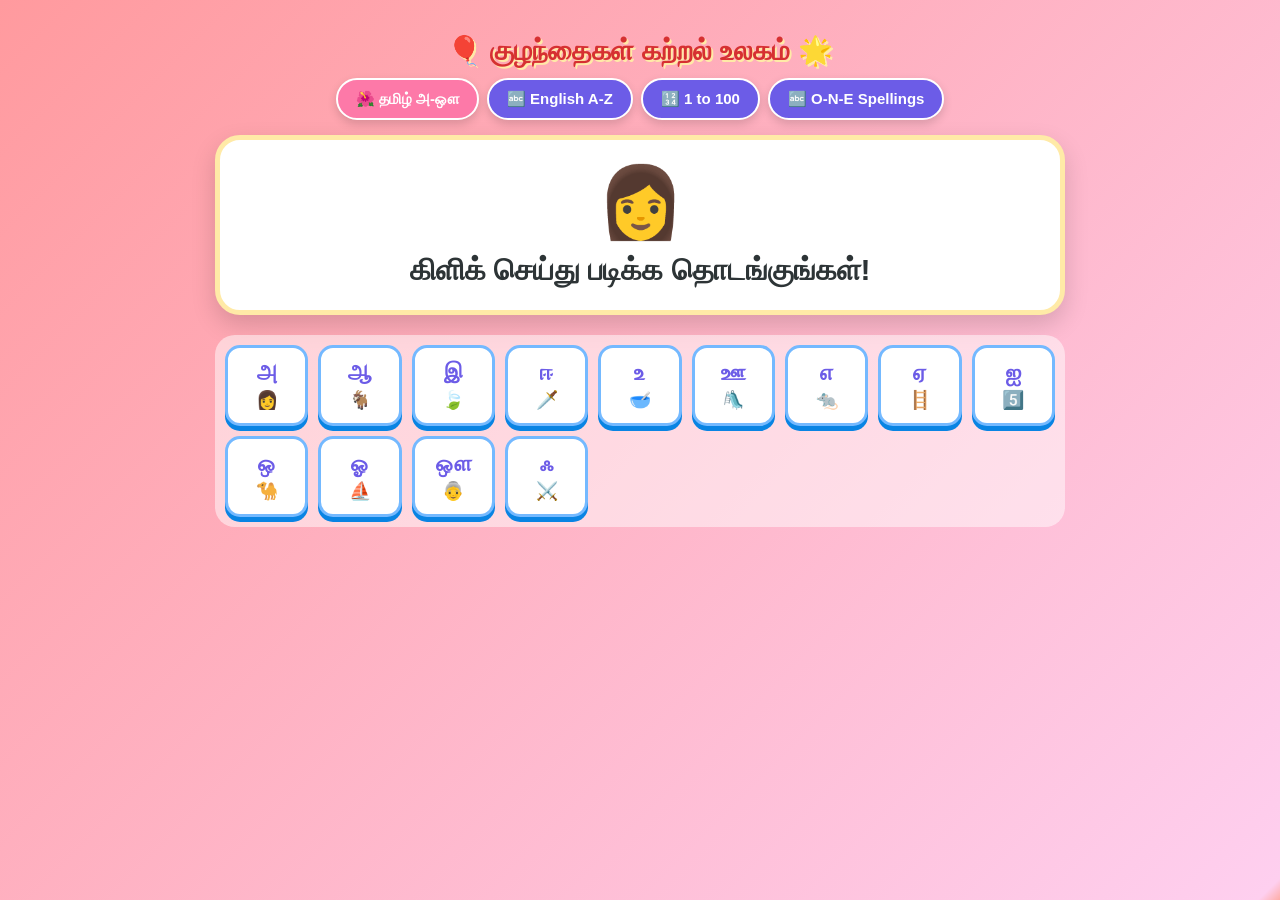
<file: kuil2game.html>
<!DOCTYPE html>
<html lang="ta">
<head>
    <meta charset="UTF-8">
    <meta name="viewport" content="width=device-width, initial-scale=1.0">
    <title>Kids Magic World - தமிழ் & English Learning</title>
    <style>
        * {
            box-sizing: border-box;
            font-family: 'Comic Sans MS', 'Chalkboard SE', 'Latha', 'Tamil Sangam MN', sans-serif;
        }
        body {
            margin: 0;
            padding: 15px;
            background: linear-gradient(135deg, #ff9a9e 0%, #fecfef 99%, #feada6 100%);
            min-height: 100vh;
            display: flex;
            flex-direction: column;
            align-items: center;
        }
        h1 {
            color: #d63031;
            font-size: 28px;
            text-shadow: 2px 2px #ffeaa7;
            margin-bottom: 10px;
            text-align: center;
        }
        
        .tab-menu {
            display: flex;
            gap: 8px;
            margin-bottom: 15px;
            flex-wrap: wrap;
            justify-content: center;
        }
        .tab-btn {
            background: #6c5ce7;
            color: white;
            border: 2px solid white;
            padding: 10px 18px;
            border-radius: 25px;
            font-size: 15px;
            font-weight: bold;
            cursor: pointer;
            box-shadow: 0 4px 10px rgba(0,0,0,0.15);
            transition: transform 0.2s;
        }
        .tab-btn:hover { transform: scale(1.05); }
        .tab-btn.active { background: #fd79a8; }

        .display-card {
            background: white;
            width: 100%;
            max-width: 850px;
            min-height: 180px;
            border-radius: 25px;
            padding: 20px;
            box-shadow: 0 10px 25px rgba(0,0,0,0.15);
            display: flex;
            flex-direction: column;
            align-items: center;
            justify-content: center;
            border: 5px solid #ffeaa7;
            margin-bottom: 20px;
        }
        .big-emoji { font-size: 70px; animation: bounce 0.6s ease infinite alternate; }
        @keyframes bounce {
            from { transform: translateY(0); }
            to { transform: translateY(-12px); }
        }
        .big-text { font-size: 30px; font-weight: bold; color: #2d3436; margin-top: 10px; text-align: center; }

        .grid-container {
            display: grid;
            grid-template-columns: repeat(auto-fill, minmax(75px, 1fr));
            gap: 10px;
            width: 100%;
            max-width: 850px;
            max-height: 400px;
            overflow-y: auto;
            padding: 10px;
            background: rgba(255, 255, 255, 0.5);
            border-radius: 20px;
        }
        .item-card {
            background: white;
            border: 3px solid #74b9ff;
            border-radius: 15px;
            padding: 12px 5px;
            text-align: center;
            cursor: pointer;
            box-shadow: 0 5px 0 #0984e3;
            transition: all 0.1s ease;
        }
        .item-card:active {
            transform: translateY(5px);
            box-shadow: none;
        }
        .item-card .letter { font-size: 22px; font-weight: bold; color: #6c5ce7; }
        .item-card .sub { font-size: 18px; display: block; margin-top: 3px; }
    </style>
</head>
<body>

    <h1>🎈 குழந்தைகள் கற்றல் உலகம் 🌟</h1>

    <div class="tab-menu">
        <button class="tab-btn active" onclick="switchMode('tamil')">🌺 தமிழ் அ-ஔ</button>
        <button class="tab-btn" onclick="switchMode('abc')">🔤 English A-Z</button>
        <button class="tab-btn" onclick="switchMode('num100')">🔢 1 to 100</button>
        <button class="tab-btn" onclick="switchMode('spell10')">🔤 O-N-E Spellings</button>
    </div>

    <div class="display-card">
        <div class="big-emoji" id="display-emoji">👩</div>
        <div class="big-text" id="display-text">கிளிக் செய்து படிக்க தொடங்குங்கள்!</div>
    </div>

    <div class="grid-container" id="buttons-grid"></div>

    <script>
        // 1. தமிழ் உயிர் எழுத்துக்கள்
        const tamilData = [
            { key: 'அ', name: 'அம்மா', icon: '👩', speak: 'அ அம்மா', lang: 'ta-IN' },
            { key: 'ஆ', name: 'ஆடு', icon: '🐐', speak: 'ஆ ஆடு', lang: 'ta-IN' },
            { key: 'இ', name: 'இலை', icon: '🍃', speak: 'இ இலை', lang: 'ta-IN' },
            { key: 'ஈ', name: 'ஈட்டி', icon: '🗡️', speak: 'ஈ ஈட்டி', lang: 'ta-IN' },
            { key: 'உ', name: 'உரல்', icon: '🥣', speak: 'உ உரல்', lang: 'ta-IN' },
            { key: 'ஊ', name: 'ஊஞ்சல்', icon: '🛝', speak: 'ஊ ஊஞ்சல்', lang: 'ta-IN' },
            { key: 'எ', name: 'எலி', icon: '🐀', speak: 'எ எலி', lang: 'ta-IN' },
            { key: 'ஏ', name: 'ஏணி', icon: '🪜', speak: 'ஏ ஏணி', lang: 'ta-IN' },
            { key: 'ஐ', name: 'ஐந்து', icon: '5️⃣', speak: 'ஐ ஐந்து', lang: 'ta-IN' },
            { key: 'ஒ', name: 'ஒட்டகம்', icon: '🐪', speak: 'ஒ ஒட்டகம்', lang: 'ta-IN' },
            { key: 'ஓ', name: 'ஓடம்', icon: '⛵', speak: 'ஓ ஓடம்', lang: 'ta-IN' },
            { key: 'ஔ', name: 'ஔவையார்', icon: '👵', speak: 'ஔ ஔவையார்', lang: 'ta-IN' },
            { key: 'ஃ', name: 'ஃஃஃ எஃகு', icon: '⚔️', speak: 'ஆயுத எழுத்து எஃகு', lang: 'ta-IN' }
        ];

        // 2. English A to Z Data
        const abcData = [
            { key: 'A', name: 'Apple', icon: '🍎', speak: 'A for Apple', lang: 'en-IN' },
            { key: 'B', name: 'Banana', icon: '🍌', speak: 'B for Banana', lang: 'en-IN' },
            { key: 'C', name: 'Cat', icon: '🐱', speak: 'C for Cat', lang: 'en-IN' },
            { key: 'D', name: 'Dog', icon: '🐶', speak: 'D for Dog', lang: 'en-IN' },
            { key: 'E', name: 'Elephant', icon: '🐘', speak: 'E for Elephant', lang: 'en-IN' },
            { key: 'F', name: 'Fish', icon: '🐟', speak: 'F for Fish', lang: 'en-IN' },
            { key: 'G', name: 'Grapes', icon: '🍇', speak: 'G for Grapes', lang: 'en-IN' },
            { key: 'H', name: 'Hat', icon: '🎩', speak: 'H for Hat', lang: 'en-IN' },
            { key: 'I', name: 'Ice Cream', icon: '🍦', speak: 'I for Ice Cream', lang: 'en-IN' },
            { key: 'J', name: 'Juice', icon: '🧃', speak: 'J for Juice', lang: 'en-IN' },
            { key: 'K', name: 'Kite', icon: '🪁', speak: 'K for Kite', lang: 'en-IN' },
            { key: 'L', name: 'Lion', icon: '🦁', speak: 'L for Lion', lang: 'en-IN' },
            { key: 'M', name: 'Monkey', icon: '🐒', speak: 'M for Monkey', lang: 'en-IN' },
            { key: 'N', name: 'Nest', icon: '🪹', speak: 'N for Nest', lang: 'en-IN' },
            { key: 'O', name: 'Orange', icon: '🍊', speak: 'O for Orange', lang: 'en-IN' },
            { key: 'P', name: 'Parrot', icon: '🦜', speak: 'P for Parrot', lang: 'en-IN' },
            { key: 'Q', name: 'Queen', icon: '👸', speak: 'Q for Queen', lang: 'en-IN' },
            { key: 'R', name: 'Rabbit', icon: '🐰', speak: 'R for Rabbit', lang: 'en-IN' },
            { key: 'S', name: 'Sun', icon: '☀️', speak: 'S for Sun', lang: 'en-IN' },
            { key: 'T', name: 'Tiger', icon: '🐯', speak: 'T for Tiger', lang: 'en-IN' },
            { key: 'U', name: 'Umbrella', icon: '☂️', speak: 'U for Umbrella', lang: 'en-IN' },
            { key: 'V', name: 'Van', icon: '🚐', speak: 'V for Van', lang: 'en-IN' },
            { key: 'W', name: 'Watch', icon: '⌚', speak: 'W for Watch', lang: 'en-IN' },
            { key: 'X', name: 'Xylophone', icon: '🎼', speak: 'X for Xylophone', lang: 'en-IN' },
            { key: 'Y', name: 'Yak', icon: '🐂', speak: 'Y for Yak', lang: 'en-IN' },
            { key: 'Z', name: 'Zebra', icon: '🦓', speak: 'Z for Zebra', lang: 'en-IN' }
        ];

        // 3. Spellings Data
        const spellData = [
            { key: '1', name: 'O-N-E One', icon: '1️⃣', speak: 'O N E One', lang: 'en-IN' },
            { key: '2', name: 'T-W-O Two', icon: '2️⃣', speak: 'T W O Two', lang: 'en-IN' },
            { key: '3', name: 'T-H-R-E-E Three', icon: '3️⃣', speak: 'T H R E E Three', lang: 'en-IN' },
            { key: '4', name: 'F-O-U-R Four', icon: '4️⃣', speak: 'F O U R Four', lang: 'en-IN' },
            { key: '5', name: 'F-I-V-E Five', icon: '5️⃣', speak: 'F I V E Five', lang: 'en-IN' },
            { key: '6', name: 'S-I-X Six', icon: '6️⃣', speak: 'S I X Six', lang: 'en-IN' },
            { key: '7', name: 'S-E-V-E-N Seven', icon: '7️⃣', speak: 'S E V E N Seven', lang: 'en-IN' },
            { key: '8', name: 'E-I-G-H-T Eight', icon: '8️⃣', speak: 'E I G H T Eight', lang: 'en-IN' },
            { key: '9', name: 'N-I-N-E Nine', icon: '9️⃣', speak: 'N I N E Nine', lang: 'en-IN' },
            { key: '10', name: 'T-E-N Ten', icon: '🔟', speak: 'T E N Ten', lang: 'en-IN' }
        ];

        // 4. Generate 1 to 100 Numbers
        const num100Data = [];
        const emojisList = ['⭐', '🎈', '🎨', '🚀', '⚽', '🎯', '🧸', '🍦', '🎁', '👑'];

        for (let i = 1; i <= 100; i++) {
            let randomEmoji = emojisList[i % emojisList.length];
            num100Data.push({
                key: i.toString(),
                name: `நம்பர் ${i}`,
                icon: randomEmoji,
                speak: i.toString(),
                lang: 'en-IN'
            });
        }

        let currentMode = 'tamil';

        // Custom Voice Selector for Natural Indian Accent
        function speakText(text, lang) {
            if ('speechSynthesis' in window) {
                window.speechSynthesis.cancel();
                const msg = new SpeechSynthesisUtterance(text);
                
                // Get available voices
                const voices = window.speechSynthesis.getVoices();
                
                // Try to find natural Indian voices
                let selectedVoice = voices.find(v => v.lang === lang || v.lang.includes(lang.split('-')[0]));
                
                if (selectedVoice) {
                    msg.voice = selectedVoice;
                }

                msg.lang = lang;
                msg.rate = 0.82; // Indian kids style speed
                msg.pitch = 1.1;  // Friendly tone
                window.speechSynthesis.speak(msg);
            }
        }

        function playItem(item) {
            document.getElementById('display-emoji').innerText = item.icon;
            document.getElementById('display-text').innerText = `${item.key} - ${item.name}`;
            speakText(item.speak, item.lang);
        }

        function switchMode(mode) {
            currentMode = mode;
            const buttons = document.querySelectorAll('.tab-btn');
            buttons.forEach(btn => btn.classList.remove('active'));

            if (mode === 'tamil') buttons[0].classList.add('active');
            if (mode === 'abc') buttons[1].classList.add('active');
            if (mode === 'num100') buttons[2].classList.add('active');
            if (mode === 'spell10') buttons[3].classList.add('active');

            renderGrid();
        }

        function renderGrid() {
            const grid = document.getElementById('buttons-grid');
            grid.innerHTML = '';
            let activeArray = [];

            if (currentMode === 'tamil') activeArray = tamilData;
            else if (currentMode === 'abc') activeArray = abcData;
            else if (currentMode === 'num100') activeArray = num100Data;
            else if (currentMode === 'spell10') activeArray = spellData;

            activeArray.forEach(item => {
                const card = document.createElement('div');
                card.className = 'item-card';
                card.onclick = () => playItem(item);
                card.innerHTML = `
                    <div class="letter">${item.key}</div>
                    <span class="sub">${item.icon}</span>
                `;
                grid.appendChild(card);
            });
        }

        // Preload voices
        if ('speechSynthesis' in window) {
            window.speechSynthesis.onvoiceschanged = () => {
                window.speechSynthesis.getVoices();
            };
        }

        // Initialize First View (Tamil First)
        renderGrid();
    </script>
</body>
</html>
</file>
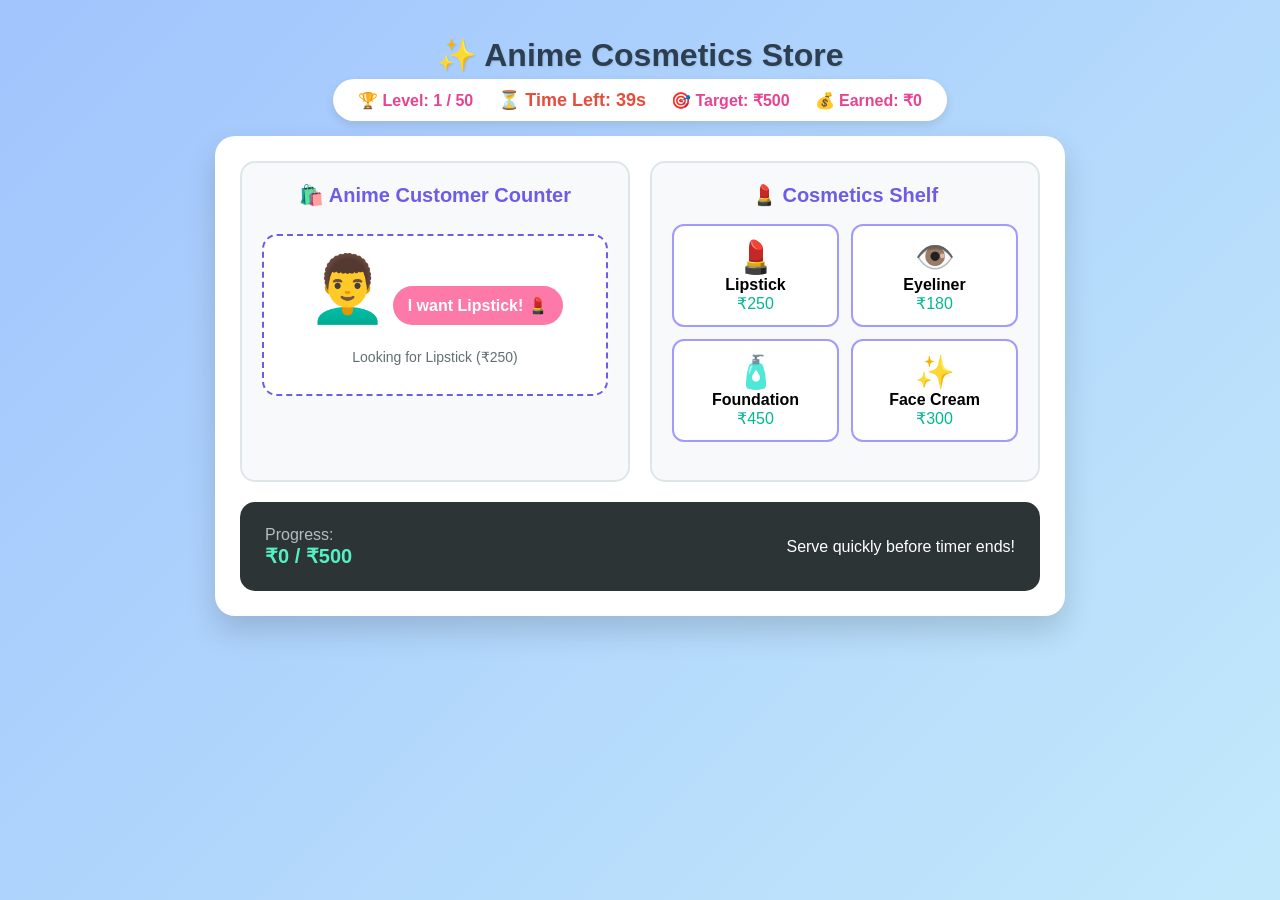
<file: mackup.html>
<!DOCTYPE html>
<html lang="en">
<head>
    <meta charset="UTF-8">
    <meta name="viewport" content="width=device-width, initial-scale=1.0">
    <title>Anime Cosmetics Store - 50 Levels & Timer</title>
    <style>
        * {
            box-sizing: border-box;
            font-family: 'Poppins', 'Segoe UI', Tahoma, Geneva, Verdana, sans-serif;
        }
        body {
            margin: 0;
            padding: 15px;
            background: linear-gradient(135deg, #a1c4fd 0%, #c2e9fb 100%);
            min-height: 100vh;
            display: flex;
            flex-direction: column;
            align-items: center;
        }
        h1 {
            color: #2c3e50;
            margin-bottom: 5px;
            text-shadow: 1px 1px 2px rgba(0,0,0,0.1);
        }

        #level-header {
            background: white;
            padding: 10px 25px;
            border-radius: 30px;
            font-weight: bold;
            color: #e84393;
            box-shadow: 0 4px 10px rgba(0,0,0,0.1);
            margin-bottom: 15px;
            display: flex;
            gap: 25px;
            align-items: center;
        }

        .timer-box {
            color: #e74c3c;
            font-size: 18px;
        }

        #game-board {
            width: 850px;
            background: white;
            border-radius: 20px;
            padding: 25px;
            box-shadow: 0 15px 30px rgba(0,0,0,0.15);
            position: relative;
            min-height: 480px;
            display: grid;
            grid-template-columns: 1fr 1fr;
            gap: 20px;
        }

        .section {
            background: #f8f9fa;
            border: 2px solid #dfe6e9;
            border-radius: 15px;
            padding: 20px;
            display: flex;
            flex-direction: column;
            align-items: center;
            position: relative;
        }
        .section h2 {
            margin-top: 0;
            color: #6c5ce7;
            font-size: 20px;
        }

        /* Anime Customer Box */
        .customer-card {
            background: white;
            border-radius: 15px;
            padding: 15px;
            width: 100%;
            text-align: center;
            border: 2px dashed #6c5ce7;
            margin-top: 10px;
            position: relative;
        }
        .customer-avatar {
            font-size: 65px;
            margin-bottom: 5px;
            display: inline-block;
            transition: transform 0.4s ease;
        }
        .walk-in {
            animation: walkIn 0.5s ease-out;
        }
        @keyframes walkIn {
            0% { transform: scale(0.2) translateY(-50px); opacity: 0; }
            100% { transform: scale(1) translateY(0); opacity: 1; }
        }

        /* Floating WOW Emoji Animation */
        .emoji-float {
            position: absolute;
            top: 20px;
            font-size: 40px;
            animation: floatUp 0.8s ease-out forwards;
            pointer-events: none;
        }
        @keyframes floatUp {
            0% { transform: translateY(0) scale(0.8); opacity: 1; }
            100% { transform: translateY(-60px) scale(1.4); opacity: 0; }
        }

        .bubble {
            background: #fd79a8;
            color: white;
            padding: 10px 15px;
            border-radius: 20px;
            font-weight: bold;
            display: inline-block;
            margin-bottom: 10px;
        }

        /* Products Shelf */
        .products-grid {
            display: grid;
            grid-template-columns: 1fr 1fr;
            gap: 12px;
            width: 100%;
        }
        .product-btn {
            background: white;
            border: 2px solid #a29bfe;
            border-radius: 12px;
            padding: 12px;
            cursor: pointer;
            text-align: center;
            transition: all 0.2s ease;
        }
        .product-btn:hover {
            transform: translateY(-3px);
            border-color: #6c5ce7;
            box-shadow: 0 5px 12px rgba(108, 92, 231, 0.2);
        }
        .product-icon {
            font-size: 32px;
            display: block;
        }

        /* Billing Bar */
        .billing-box {
            grid-column: span 2;
            background: #2d3436;
            color: white;
            border-radius: 15px;
            padding: 15px 25px;
            display: flex;
            justify-content: space-between;
            align-items: center;
        }

        /* Level Complete / Game Over Popup */
        #overlay {
            position: absolute;
            top: 0; left: 0; right: 0; bottom: 0;
            background: rgba(0, 0, 0, 0.88);
            border-radius: 20px;
            display: none;
            flex-direction: column;
            justify-content: center;
            align-items: center;
            color: white;
            z-index: 10;
        }
        #overlay h2 { font-size: 36px; color: #f1c40f; margin: 0; }
        .stars { font-size: 50px; margin: 15px 0; }

        .btn {
            background: #6c5ce7;
            color: white;
            border: none;
            padding: 12px 30px;
            border-radius: 25px;
            font-size: 18px;
            font-weight: bold;
            cursor: pointer;
            margin-top: 10px;
        }
        .btn:hover { background: #a29bfe; }
    </style>
</head>
<body>

    <h1>✨ Anime Cosmetics Store</h1>

    <div id="level-header">
        <span>🏆 Level: <b id="current-level">1</b> / 50</span>
        <span class="timer-box">⏳ Time Left: <b id="timer">40</b>s</span>
        <span>🎯 Target: ₹<b id="level-target">500</b></span>
        <span>💰 Earned: ₹<b id="level-earned">0</b></span>
    </div>

    <div id="game-board">

        <div id="overlay">
            <h2 id="overlay-title">🎉 LEVEL COMPLETED!</h2>
            <div class="stars" id="overlay-stars">⭐️⭐️⭐️</div>
            <p id="overlay-msg">Awesome Speed! You earned 3 Stars!</p>
            <button class="btn" id="overlay-btn" onclick="nextLevel()">Play Next Level ➔</button>
        </div>

        <div class="section" id="customer-section">
            <h2>🛍️ Anime Customer Counter</h2>
            <div class="customer-card">
                <div class="customer-avatar walk-in" id="customer-avatar">👧</div>
                <div class="bubble" id="order-bubble">I want Lipstick! 💄</div>
                <p id="customer-info" style="color:#636e72; font-size: 14px;">Deliver item & bill!</p>
            </div>
        </div>

        <div class="section">
            <h2>💄 Cosmetics Shelf</h2>
            <div class="products-grid">
                <div class="product-btn" onclick="sellItem('Lipstick', 250)">
                    <span class="product-icon">💄</span>
                    <b>Lipstick</b><br><span style="color:#00b894;">₹250</span>
                </div>
                <div class="product-btn" onclick="sellItem('Eyeliner', 180)">
                    <span class="product-icon">👁️</span>
                    <b>Eyeliner</b><br><span style="color:#00b894;">₹180</span>
                </div>
                <div class="product-btn" onclick="sellItem('Foundation', 450)">
                    <span class="product-icon">🧴</span>
                    <b>Foundation</b><br><span style="color:#00b894;">₹450</span>
                </div>
                <div class="product-btn" onclick="sellItem('Face Cream', 300)">
                    <span class="product-icon">✨</span>
                    <b>Face Cream</b><br><span style="color:#00b894;">₹300</span>
                </div>
            </div>
        </div>

        <div class="billing-box">
            <div>
                <span style="color:#b2bec3;">Progress:</span>
                <div style="font-size: 20px; color: #55efc4; font-weight: bold;" id="total-cash">₹0 / ₹500</div>
            </div>
            <div id="status-msg">Serve quickly before timer ends!</div>
        </div>

    </div>

    <script>
        const products = [
            { name: 'Lipstick', icon: '💄', price: 250 },
            { name: 'Eyeliner', icon: '👁️', price: 180 },
            { name: 'Foundation', icon: '🧴', price: 450 },
            { name: 'Face Cream', icon: '✨', price: 300 }
        ];

        // Anime Boys & Girls Avatars
        const animeAvatars = ['👧', '👦', '👩‍🦰', '👨‍🦱', '👩‍🦳', '👱‍♂️', '👸', '🕺'];
        const wowEmojis = ['😍 WOW!', '💖 PERFECT!', '🤩 LOVE IT!', '✨ SUPER!'];

        let currentLevel = 1;
        let levelTarget = 500;
        let levelEarned = 0;
        let timeLeft = 40;
        let timerInterval = null;
        let currentOrder = {};

        // Web Audio Sound Generator
        function playSound(type) {
            const ctx = new (window.AudioContext || window.webkitAudioContext)();
            const osc = ctx.createOscillator();
            const gain = ctx.createGain();
            osc.connect(gain);
            gain.connect(ctx.destination);

            if (type === 'success') {
                osc.type = 'sine';
                osc.frequency.setValueAtTime(587, ctx.currentTime);
                osc.frequency.setValueAtTime(880, ctx.currentTime + 0.1);
                gain.gain.setValueAtTime(0.3, ctx.currentTime);
                osc.start();
                osc.stop(ctx.currentTime + 0.25);
            } else if (type === 'error') {
                osc.type = 'sawtooth';
                osc.frequency.setValueAtTime(180, ctx.currentTime);
                gain.gain.setValueAtTime(0.3, ctx.currentTime);
                osc.start();
                osc.stop(ctx.currentTime + 0.2);
            }
        }

        function startTimer() {
            clearInterval(timerInterval);
            timeLeft = 40;
            document.getElementById('timer').innerText = timeLeft;

            timerInterval = setInterval(() => {
                timeLeft--;
                document.getElementById('timer').innerText = timeLeft;

                if (timeLeft <= 0) {
                    clearInterval(timerInterval);
                    gameOver();
                }
            }, 1000);
        }

        function updateUI() {
            document.getElementById('current-level').innerText = currentLevel;
            document.getElementById('level-target').innerText = levelTarget;
            document.getElementById('level-earned').innerText = levelEarned;
            document.getElementById('total-cash').innerText = `₹${levelEarned} / ₹${levelTarget}`;
        }

        function newCustomer() {
            const avatarElem = document.getElementById('customer-avatar');
            const randomAvatar = animeAvatars[Math.floor(Math.random() * animeAvatars.length)];
            currentOrder = products[Math.floor(Math.random() * products.length)];

            avatarElem.classList.remove('walk-in');
            void avatarElem.offsetWidth;
            avatarElem.classList.add('walk-in');

            avatarElem.innerText = randomAvatar;
            document.getElementById('order-bubble').innerText = `I want ${currentOrder.name}! ${currentOrder.icon}`;
            document.getElementById('customer-info').innerText = `Looking for ${currentOrder.name} (₹${currentOrder.price})`;
        }

        function showEmojiFloat() {
            const container = document.getElementById('customer-section');
            const emojiEl = document.createElement('div');
            emojiEl.className = 'emoji-float';
            emojiEl.innerText = wowEmojis[Math.floor(Math.random() * wowEmojis.length)];
            container.appendChild(emojiEl);

            setTimeout(() => emojiEl.remove(), 800);
        }

        function sellItem(itemName, price) {
            const statusMsg = document.getElementById('status-msg');

            if (itemName === currentOrder.name) {
                playSound('success');
                showEmojiFloat();
                levelEarned += price;
                updateUI();

                if (levelEarned >= levelTarget) {
                    clearInterval(timerInterval);
                    levelWin();
                } else {
                    statusMsg.innerText = `✅ Billed ₹${price} for ${itemName}!`;
                    statusMsg.style.color = '#55efc4';

                    setTimeout(() => {
                        newCustomer();
                        statusMsg.innerText = 'New anime customer at counter!';
                        statusMsg.style.color = '#ffffff';
                    }, 600);
                }
            } else {
                playSound('error');
                statusMsg.innerText = `❌ Wrong Item! Asked for ${currentOrder.name}.`;
                statusMsg.style.color = '#ff7675';
            }
        }

        function levelWin() {
            let stars = '⭐️⭐️⭐️';
            let msg = 'Super Fast Speed! You got 3 Stars!';

            if (timeLeft < 15) {
                stars = '⭐️⭐️';
                msg = 'Good job! You got 2 Stars!';
            } else if (timeLeft < 8) {
                stars = '⭐️';
                msg = 'Completed! You got 1 Star!';
            }

            document.getElementById('overlay-title').innerText = '🎉 LEVEL COMPLETED!';
            document.getElementById('overlay-stars').innerText = stars;
            document.getElementById('overlay-msg').innerText = msg;
            document.getElementById('overlay-btn').innerText = 'Play Next Level ➔';
            document.getElementById('overlay-btn').onclick = nextLevel;
            document.getElementById('overlay').style.display = 'flex';
        }

        function gameOver() {
            playSound('error');
            document.getElementById('overlay-title').innerText = '⏰ TIME OVER!';
            document.getElementById('overlay-stars').innerText = '❌❌❌';
            document.getElementById('overlay-msg').innerText = 'You ran out of time! Try again.';
            document.getElementById('overlay-btn').innerText = 'Retry Level 🔄';
            document.getElementById('overlay-btn').onclick = retryLevel;
            document.getElementById('overlay').style.display = 'flex';
        }

        function retryLevel() {
            levelEarned = 0;
            document.getElementById('overlay').style.display = 'none';
            updateUI();
            startTimer();
            newCustomer();
        }

        function nextLevel() {
            if (currentLevel < 50) {
                currentLevel++;
                levelTarget = currentLevel * 500;
                levelEarned = 0;
                document.getElementById('overlay').style.display = 'none';
                updateUI();
                startTimer();
                newCustomer();
            } else {
                alert('🏆 Amazing! You mastered all 50 Levels!');
            }
        }

        // Start Game
        updateUI();
        startTimer();
        newCustomer();
    </script>
</body>
</html>
</file>
<file: style.css>
/* =========================================================
   RESET
========================================================= */

* {
    margin: 0;
    padding: 0;
    box-sizing: border-box;
}

html {
    scroll-behavior: smooth;
}

body {
    font-family: "Segoe UI", Arial, sans-serif;
    background: #020711;
    color: #ffffff;
    overflow-x: hidden;
    line-height: 1.6;
}

a {
    color: inherit;
    text-decoration: none;
}

button {
    font: inherit;
}


/* =========================================================
   ANIMATED BACKGROUND
========================================================= */

.background {
    position: fixed;
    inset: 0;
    z-index: -10;
    overflow: hidden;
    background:
        radial-gradient(
            circle at 50% 10%,
            rgba(0, 110, 255, 0.13),
            transparent 32%
        ),
        linear-gradient(
            135deg,
            #01040a,
            #020813 45%,
            #01050c
        );
}

.background-grid {
    position: absolute;
    inset: 0;
    opacity: 0.12;
    background-image:
        linear-gradient(
            rgba(40, 130, 255, 0.12) 1px,
            transparent 1px
        ),
        linear-gradient(
            90deg,
            rgba(40, 130, 255, 0.12) 1px,
            transparent 1px
        );
    background-size: 70px 70px;
    mask-image: linear-gradient(
        to bottom,
        black,
        transparent 85%
    );
}

.stars {
    position: absolute;
    inset: 0;
    background-image:
        radial-gradient(circle, #ffffff 1px, transparent 1.5px),
        radial-gradient(circle, #4aa8ff 1px, transparent 1.5px),
        radial-gradient(circle, #ffffff 1px, transparent 1.5px);
    background-size:
        90px 90px,
        140px 140px,
        210px 210px;
    background-position:
        10px 20px,
        40px 70px,
        100px 130px;
    opacity: 0.45;
    animation: starsMove 18s linear infinite;
}

.stars-two {
    opacity: 0.22;
    transform: scale(1.5);
    animation:
        starsMoveReverse 28s linear infinite;
}

@keyframes starsMove {
    from {
        transform: translateY(0);
    }

    to {
        transform: translateY(-100px);
    }
}

@keyframes starsMoveReverse {
    from {
        transform: translateY(-100px);
    }

    to {
        transform: translateY(0);
    }
}

.blue-glow {
    position: absolute;
    width: 420px;
    height: 420px;
    border-radius: 50%;
    filter: blur(100px);
    opacity: 0.18;
    background: #0077ff;
}

.glow-one {
    top: -180px;
    left: -100px;
    animation: glowFloat 8s ease-in-out infinite;
}

.glow-two {
    right: -150px;
    bottom: 10%;
    animation: glowFloatTwo 10s ease-in-out infinite;
}

@keyframes glowFloat {
    0%, 100% {
        transform: translate(0, 0);
    }

    50% {
        transform: translate(100px, 80px);
    }
}

@keyframes glowFloatTwo {
    0%, 100% {
        transform: translate(0, 0);
    }

    50% {
        transform: translate(-100px, -80px);
    }
}


/* =========================================================
   NAVBAR
========================================================= */

.navbar {
    position: fixed;
    top: 18px;
    left: 50%;
    transform: translateX(-50%);
    width: min(1180px, calc(100% - 30px));
    min-height: 68px;
    padding: 10px 18px;

    display: flex;
    align-items: center;
    justify-content: space-between;

    background: rgba(5, 13, 27, 0.72);
    border: 1px solid rgba(120, 180, 255, 0.15);
    border-radius: 22px;

    backdrop-filter: blur(20px);
    -webkit-backdrop-filter: blur(20px);

    box-shadow:
        0 10px 40px rgba(0, 0, 0, 0.35),
        inset 0 1px 0 rgba(255, 255, 255, 0.05);

    z-index: 1000;
}

.logo {
    display: flex;
    align-items: center;
    gap: 10px;

    font-size: 18px;
    font-weight: 700;
    letter-spacing: 0.3px;
}

.logo span {
    width: 38px;
    height: 38px;

    display: grid;
    place-items: center;

    border-radius: 12px;

    background:
        linear-gradient(
            135deg,
            rgba(0, 119, 255, 0.9),
            rgba(87, 179, 255, 0.35)
        );

    border: 1px solid rgba(130, 200, 255, 0.35);

    box-shadow:
        0 0 20px rgba(0, 119, 255, 0.35);
}

.nav-links {
    display: flex;
    align-items: center;
    gap: 5px;
}

.nav-links a {
    padding: 9px 11px;

    color: rgba(255, 255, 255, 0.68);

    font-size: 13px;
    font-weight: 500;

    border-radius: 10px;

    transition:
        color 0.25s ease,
        background 0.25s ease,
        transform 0.25s ease;
}

.nav-links a:hover {
    color: #ffffff;

    background: rgba(40, 145, 255, 0.1);

    transform: translateY(-2px);
}

.menu-btn {
    display: none;

    border: 1px solid rgba(100, 180, 255, 0.2);

    background: rgba(30, 100, 180, 0.1);

    color: #ffffff;

    width: 42px;
    height: 42px;

    border-radius: 12px;

    cursor: pointer;
}


/* =========================================================
   MOBILE MENU
========================================================= */

.mobile-menu {
    display: none;

    position: fixed;
    top: 95px;
    left: 15px;
    right: 15px;

    padding: 15px;

    background: rgba(3, 11, 24, 0.94);

    border: 1px solid rgba(100, 180, 255, 0.18);
    border-radius: 20px;

    backdrop-filter: blur(20px);

    z-index: 999;
}

.mobile-menu.active {
    display: flex;
    flex-direction: column;
}

.mobile-menu a {
    padding: 13px 15px;

    color: rgba(255, 255, 255, 0.75);

    border-radius: 12px;

    transition: 0.25s ease;
}

.mobile-menu a:hover {
    color: #ffffff;
    background: rgba(0, 119, 255, 0.12);
}


/* =========================================================
   SECTIONS
========================================================= */

.section {
    width: min(1100px, calc(100% - 30px));
    margin: auto;

    padding: 110px 0 30px;

    scroll-margin-top: 90px;
}

.section-heading {
    margin-bottom: 35px;
}

.section-heading span {
    display: inline-block;

    margin-bottom: 8px;

    color: #52a9ff;

    font-size: 12px;
    font-weight: 700;

    letter-spacing: 2.5px;
}

.section-heading h2 {
    font-size: clamp(30px, 5vw, 46px);

    line-height: 1.1;

    letter-spacing: -1px;
}

.section-heading p {
    max-width: 650px;

    margin-top: 12px;

    color: rgba(255, 255, 255, 0.58);

    font-size: 15px;
}


/* =========================================================
   HERO
========================================================= */

.hero {
    min-height: 100vh;

    display: flex;
    align-items: center;
    justify-content: center;

    text-align: center;

    padding-top: 130px;
}

.hero-content {
    width: min(800px, 100%);
}

.welcome-badge {
    display: inline-flex;
    align-items: center;
    gap: 9px;

    padding: 8px 15px;

    margin-bottom: 25px;

    border: 1px solid rgba(70, 160, 255, 0.22);
    border-radius: 50px;

    background: rgba(30, 120, 220, 0.07);

    color: rgba(255, 255, 255, 0.72);

    font-size: 12px;
}

.welcome-badge span {
    width: 7px;
    height: 7px;

    border-radius: 50%;

    background: #4eaeff;

    box-shadow:
        0 0 8px #4eaeff,
        0 0 16px #4eaeff;

    animation: blink 1.5s infinite;
}

@keyframes blink {
    0%, 100% {
        opacity: 1;
    }

    50% {
        opacity: 0.3;
    }
}


/* =========================================================
   PROFILE PHOTO
========================================================= */

.profile-container {
    position: relative;

    width: 190px;
    height: 190px;

    margin: 0 auto 25px;

    display: grid;
    place-items: center;
}

.profile-frame {
    position: relative;

    width: 155px;
    height: 155px;

    padding: 4px;

    border-radius: 50%;

    background:
        linear-gradient(
            135deg,
            #008cff,
            #1c4fff,
            rgba(0, 150, 255, 0.25)
        );

    box-shadow:
        0 0 25px rgba(0, 119, 255, 0.35),
        0 0 70px rgba(0, 119, 255, 0.18);

    z-index: 2;
}

.profile-photo {
    width: 100%;
    height: 100%;

    display: block;

    object-fit: cover;

    border-radius: 50%;

    border: 4px solid #030914;

    background: #071120;
}

.profile-orbit {
    position: absolute;

    width: 180px;
    height: 180px;

    border-radius: 50%;

    border: 1px dashed rgba(65, 166, 255, 0.45);

    animation: orbitSpin 12s linear infinite;
}

.profile-orbit::before,
.profile-orbit::after {
    content: "";

    position: absolute;

    width: 7px;
    height: 7px;

    border-radius: 50%;

    background: #57b5ff;

    box-shadow:
        0 0 10px #57b5ff,
        0 0 25px #57b5ff;
}

.profile-orbit::before {
    top: 12px;
    left: 50%;
}

.profile-orbit::after {
    bottom: 22px;
    right: 12px;
}

@keyframes orbitSpin {
    from {
        transform: rotate(0deg);
    }

    to {
        transform: rotate(360deg);
    }
}

.hero-small {
    color: #5eb5ff;

    font-size: 12px;
    font-weight: 700;

    letter-spacing: 4px;

    margin-bottom: 10px;
}

.hero h1 {
    font-size: clamp(48px, 9vw, 85px);

    line-height: 0.98;

    letter-spacing: -4px;

    margin-bottom: 15px;
}

.hero h1 span {
    color: #50aaff;

    text-shadow:
        0 0 20px rgba(40, 150, 255, 0.3);
}

.hero h2 {
    font-size: clamp(18px, 3vw, 25px);

    font-weight: 500;

    color: rgba(255, 255, 255, 0.88);
}

.hero-description {
    max-width: 620px;

    margin: 15px auto 28px;

    color: rgba(255, 255, 255, 0.58);

    font-size: 16px;
}

.hero-buttons {
    display: flex;
    justify-content: center;
    flex-wrap: wrap;

    gap: 12px;
}


/* =========================================================
   BUTTONS
========================================================= */

.primary-btn,
.secondary-btn,
.instagram-button,
.certificate-button,
.project-button {
    display: inline-flex;
    align-items: center;
    justify-content: center;

    min-height: 45px;

    padding: 0 20px;

    border-radius: 13px;

    font-size: 13px;
    font-weight: 600;

    transition:
        transform 0.25s ease,
        box-shadow 0.25s ease,
        background 0.25s ease;
}

.primary-btn {
    background:
        linear-gradient(
            135deg,
            #087cff,
            #2461ff
        );

    border: 1px solid rgba(120, 200, 255, 0.4);

    box-shadow:
        0 8px 25px rgba(0, 100, 255, 0.22);
}

.primary-btn:hover {
    transform: translateY(-3px);

    box-shadow:
        0 12px 35px rgba(0, 119, 255, 0.35);
}

.secondary-btn {
    border: 1px solid rgba(110, 180, 255, 0.2);

    background: rgba(255, 255, 255, 0.035);

    color: rgba(255, 255, 255, 0.8);
}

.secondary-btn:hover {
    transform: translateY(-3px);

    background: rgba(40, 140, 255, 0.1);

    color: #ffffff;
}


/* =========================================================
   GLASS CARD
========================================================= */

.glass-card,
.skill-card,
.project-card,
.certificate-card,
.contact-card,
.current-work-card {
    background:
        linear-gradient(
            145deg,
            rgba(255, 255, 255, 0.065),
            rgba(255, 255, 255, 0.025)
        );

    border: 1px solid rgba(130, 190, 255, 0.13);

    box-shadow:
        0 20px 60px rgba(0, 0, 0, 0.25),
        inset 0 1px 0 rgba(255, 255, 255, 0.045);

    backdrop-filter: blur(20px);
    -webkit-backdrop-filter: blur(20px);
}


/* =========================================================
   ABOUT
========================================================= */

.about-card {
    position: relative;

    padding: 35px;

    border-radius: 25px;

    overflow: hidden;
}

.about-card::before {
    content: "";

    position: absolute;

    width: 180px;
    height: 180px;

    right: -80px;
    top: -80px;

    border-radius: 50%;

    background: rgba(0, 119, 255, 0.13);

    filter: blur(30px);
}

.card-number {
    margin-bottom: 15px;

    color: #48a8ff;

    font-size: 12px;
    font-weight: 700;

    letter-spacing: 2px;
}

.about-card h3 {
    font-size: 25px;

    margin-bottom: 15px;
}

.about-card p {
    max-width: 850px;

    color: rgba(255, 255, 255, 0.63);

    margin-bottom: 13px;

    font-size: 15px;
}


/* =========================================================
   EDUCATION
========================================================= */

.education-grid {
    display: grid;

    grid-template-columns: repeat(2, 1fr);

    gap: 20px;
}

.education-card {
    display: flex;

    gap: 20px;

    padding: 28px;

    border-radius: 22px;

    transition:
        transform 0.3s ease,
        border-color 0.3s ease;
}

.education-card:hover {
    transform: translateY(-5px);

    border-color: rgba(60, 160, 255, 0.35);
}

.education-icon {
    flex: 0 0 55px;

    width: 55px;
    height: 55px;

    display: grid;
    place-items: center;

    border-radius: 17px;

    background: rgba(20, 120, 255, 0.1);

    border: 1px solid rgba(70, 160, 255, 0.2);

    font-size: 24px;
}

.education-label {
    color: #4eaaff;

    font-size: 10px;
    font-weight: 700;

    letter-spacing: 1.8px;
}

.education-card h3 {
    margin: 5px 0;

    font-size: 21px;
}

.education-card h4 {
    margin-bottom: 10px;

    color: rgba(255, 255, 255, 0.72);

    font-size: 14px;

    font-weight: 500;
}

.education-card p {
    color: rgba(255, 255, 255, 0.55);

    font-size: 13px;
}


/* =========================================================
   SKILLS
========================================================= */

.skills-grid {
    display: grid;

    grid-template-columns:
        repeat(4, 1fr);

    gap: 15px;
}

.skill-card {
    min-height: 160px;

    padding: 22px;

    border-radius: 20px;

    transition:
        transform 0.3s ease,
        border-color 0.3s ease,
        background 0.3s ease;
}

.skill-card:hover {
    transform: translateY(-6px);

    border-color: rgba(65, 165, 255, 0.38);

    background:
        linear-gradient(
            145deg,
            rgba(20, 120, 255, 0.1),
            rgba(255, 255, 255, 0.025)
        );
}

.skill-icon {
    width: 48px;
    height: 48px;

    display: grid;
    place-items: center;

    margin-bottom: 18px;

    border-radius: 14px;

    background: rgba(0, 119, 255, 0.1);

    border: 1px solid rgba(80, 170, 255, 0.18);

    color: #5eb5ff;

    font-size: 12px;
    font-weight: 800;
}

.skill-card h3 {
    font-size: 17px;

    margin-bottom: 5px;
}

.skill-card p {
    color: rgba(255, 255, 255, 0.52);

    font-size: 12px;
}


/* =========================================================
   PROJECTS
========================================================= */

.projects-list {
    display: flex;

    flex-direction: column;

    gap: 15px;
}

.project-card {
    display: flex;

    align-items: center;
    justify-content: space-between;

    gap: 20px;

    padding: 24px 25px;

    border-radius: 20px;

    transition:
        transform 0.3s ease,
        border-color 0.3s ease;
}

.project-card:hover {
    transform: translateX(5px);

    border-color: rgba(70, 165, 255, 0.35);
}

.project-left {
    display: flex;

    align-items: flex-start;

    gap: 20px;
}

.project-number {
    color: #4daeff;

    font-size: 12px;
    font-weight: 800;

    letter-spacing: 1px;

    padding-top: 4px;
}

.project-type {
    color: rgba(100, 180, 255, 0.7);

    font-size: 9px;
    font-weight: 700;

    letter-spacing: 1.8px;
}

.project-card h3 {
    margin: 3px 0 5px;

    font-size: 20px;
}

.project-card p {
    color: rgba(255, 255, 255, 0.53);

    font-size: 13px;
}

.project-button {
    flex-shrink: 0;

    border: 1px solid rgba(70, 165, 255, 0.2);

    background: rgba(20, 120, 255, 0.07);

    color: #66b7ff;
}

.project-button:hover {
    background: rgba(20, 120, 255, 0.16);

    transform: translateY(-2px);
}


/* =========================================================
   CURRENT WORK
========================================================= */

.current-work-card {
    display: grid;

    grid-template-columns: 1.2fr 0.8fr;

    gap: 30px;

    padding: 35px;

    border-radius: 28px;

    overflow: hidden;
}

.current-work-content {
    position: relative;

    z-index: 2;
}

.active-badge {
    display: inline-flex;

    align-items: center;

    gap: 8px;

    padding: 7px 12px;

    margin-bottom: 16px;

    border-radius: 50px;

    background: rgba(30, 190, 100, 0.07);

    border: 1px solid rgba(50, 210, 120, 0.15);

    color: rgba(150, 255, 190, 0.8);

    font-size: 9px;
    font-weight: 700;

    letter-spacing: 1.5px;
}

.active-badge span {
    width: 6px;
    height: 6px;

    border-radius: 50%;

    background: #45e58b;

    box-shadow: 0 0 10px #45e58b;

    animation: blink 1.4s infinite;
}

.work-role {
    display: block;

    color: #59b1ff;

    font-size: 14px;
    font-weight: 700;
}

.work-year {
    display: block;

    margin-top: 2px;

    color: rgba(255, 255, 255, 0.4);

    font-size: 12px;
}

.current-work-content h3 {
    margin: 13px 0;

    font-size: clamp(27px, 5vw, 42px);
}

.current-work-content p {
    max-width: 650px;

    margin-bottom: 11px;

    color: rgba(255, 255, 255, 0.58);

    font-size: 14px;
}

.work-tags {
    display: flex;

    flex-wrap: wrap;

    gap: 8px;

    margin: 20px 0;
}

.work-tags span {
    padding: 7px 10px;

    border-radius: 9px;

    background: rgba(60, 150, 255, 0.07);

    border: 1px solid rgba(90, 170, 255, 0.13);

    color: rgba(255, 255, 255, 0.63);

    font-size: 10px;
}

.instagram-button {
    background:
        linear-gradient(
            135deg,
            #087cff,
            #315dff
        );

    border: 1px solid rgba(130, 205, 255, 0.25);
}

.instagram-button:hover {
    transform: translateY(-3px);

    box-shadow:
        0 12px 30px rgba(0, 119, 255, 0.25);
}

.work-visual {
    position: relative;

    min-height: 300px;

    display: grid;

    place-items: center;
}

.work-glow {
    position: absolute;

    width: 220px;
    height: 220px;

    border-radius: 50%;

    background: #006eff;

    filter: blur(90px);

    opacity: 0.17;

    animation: workPulse 4s ease-in-out infinite;
}

@keyframes workPulse {
    0%, 100% {
        transform: scale(0.9);
        opacity: 0.12;
    }

    50% {
        transform: scale(1.15);
        opacity: 0.22;
    }
}

.work-logo-card {
    position: relative;

    width: min(290px, 100%);

    padding: 38px 25px;

    text-align: center;

    border-radius: 25px;

    background:
        linear-gradient(
            145deg,
            rgba(30, 130, 255, 0.12),
            rgba(255, 255, 255, 0.035)
        );

    border: 1px solid rgba(100, 180, 255, 0.2);

    box-shadow:
        0 25px 60px rgba(0, 0, 0, 0.3),
        inset 0 1px 0 rgba(255, 255, 255, 0.08);

    backdrop-filter: blur(15px);
}

.lw-logo {
    width: 80px;
    height: 80px;

    margin: 0 auto 18px;

    display: grid;
    place-items: center;

    border-radius: 24px;

    background:
        linear-gradient(
            135deg,
            #168bff,
            #354fff
        );

    box-shadow:
        0 0 35px rgba(0, 119, 255, 0.3);

    font-size: 27px;
    font-weight: 800;
}

.work-logo-card h4 {
    font-size: 19px;

    margin-bottom: 5px;
}

.work-logo-card p {
    color: rgba(255, 255, 255, 0.5);

    font-size: 11px;
}


/* =========================================================
   CERTIFICATES
========================================================= */

.certificate-grid {
    display: grid;

    grid-template-columns:
        repeat(2, 1fr);

    gap: 18px;
}

.certificate-card {
    padding: 27px;

    border-radius: 22px;

    transition:
        transform 0.3s ease,
        border-color 0.3s ease;
}

.certificate-card:hover {
    transform: translateY(-5px);

    border-color: rgba(70, 165, 255, 0.35);
}

.certificate-top {
    display: flex;

    justify-content: space-between;

    align-items: center;

    margin-bottom: 18px;
}

.certificate-number {
    color: #4daeff;

    font-size: 11px;
    font-weight: 800;

    letter-spacing: 1px;
}

.certificate-status {
    padding: 5px 8px;

    border-radius: 7px;

    background: rgba(50, 200, 120, 0.07);

    color: rgba(130, 240, 170, 0.75);

    font-size: 8px;
    font-weight: 700;

    letter-spacing: 1px;
}

.certificate-icon {
    width: 50px;
    height: 50px;

    display: grid;
    place-items: center;

    margin-bottom: 15px;

    border-radius: 15px;

    background: rgba(0, 119, 255, 0.09);

    border: 1px solid rgba(80, 170, 255, 0.15);

    font-size: 22px;
}

.certificate-card h3 {
    margin-bottom: 8px;

    font-size: 20px;
}

.certificate-card p {
    min-height: 55px;

    margin-bottom: 20px;

    color: rgba(255, 255, 255, 0.53);

    font-size: 13px;
}

.certificate-button {
    width: 100%;

    border: 1px solid rgba(70, 165, 255, 0.2);

    background: rgba(20, 120, 255, 0.07);

    color: #66b7ff;
}

.certificate-button:hover {
    background: rgba(20, 120, 255, 0.15);
}


/* =========================================================
   CONTACT
========================================================= */

.contact-card {
    display: grid;

    grid-template-columns:
        repeat(2, 1fr);

    gap: 12px;

    padding: 25px;

    border-radius: 25px;
}

.contact-item {
    display: flex;

    align-items: center;

    gap: 15px;

    padding: 18px;

    border-radius: 17px;

    background: rgba(255, 255, 255, 0.025);

    border: 1px solid rgba(120, 190, 255, 0.08);

    transition:
        transform 0.25s ease,
        background 0.25s ease,
        border-color 0.25s ease;
}

.contact-item:hover {
    transform: translateY(-3px);

    background: rgba(30, 130, 255, 0.07);

    border-color: rgba(70, 165, 255, 0.22);
}

.contact-icon {
    flex-shrink: 0;

    width: 45px;
    height: 45px;

    display: grid;
    place-items: center;

    border-radius: 13px;

    background: rgba(0, 119, 255, 0.1);

    color: #5ab3ff;

    font-size: 12px;
    font-weight: 800;
}

.contact-item div:last-child {
    min-width: 0;
}

.contact-item span {
    display: block;

    color: rgba(255, 255, 255, 0.4);

    font-size: 10px;

    margin-bottom: 2px;
}

.contact-item strong {
    display: block;

    color: rgba(255, 255, 255, 0.85);

    font-size: 13px;

    overflow-wrap: anywhere;
}


/* =========================================================
   FOOTER
========================================================= */

footer {
    width: min(1100px, calc(100% - 30px));

    margin: 70px auto 0;

    padding: 25px 0 35px;

    text-align: center;
}

.footer-line {
    height: 1px;

    margin-bottom: 20px;

    background:
        linear-gradient(
            90deg,
            transparent,
            rgba(80, 170, 255, 0.35),
            transparent
        );
}

footer p {
    color: rgba(255, 255, 255, 0.45);

    font-size: 12px;
}

footer .footer-small {
    margin-top: 5px;

    color: rgba(80, 170, 255, 0.55);
}


/* =========================================================
   SCROLL REVEAL
========================================================= */

.section,
.hero-content {
    opacity: 0;
    transform: translateY(25px);

    animation: sectionReveal 0.8s ease forwards;
}

@keyframes sectionReveal {
    to {
        opacity: 1;
        transform: translateY(0);
    }
}


/* =========================================================
   RESPONSIVE — TABLET
========================================================= */

@media (max-width: 900px) {

    .nav-links {
        display: none;
    }

    .menu-btn {
        display: block;
    }

    .skills-grid {
        grid-template-columns:
            repeat(2, 1fr);
    }

    .education-grid {
        grid-template-columns: 1fr;
    }

    .current-work-card {
        grid-template-columns: 1fr;
    }

    .work-visual {
        min-height: 250px;
    }

}


/* =========================================================
   RESPONSIVE — MOBILE
========================================================= */

@media (max-width: 600px) {

    .navbar {
        top: 10px;

        width: calc(100% - 20px);

        min-height: 60px;

        border-radius: 17px;
    }

    .logo {
        font-size: 15px;
    }

    .logo span {
        width: 34px;
        height: 34px;
    }

    .section {
        width: calc(100% - 24px);

        padding-top: 90px;
    }

    .hero {
        min-height: 100svh;

        padding-top: 110px;
    }

    .profile-container {
        width: 165px;
        height: 165px;
    }

    .profile-frame {
        width: 135px;
        height: 135px;
    }

    .profile-orbit {
        width: 155px;
        height: 155px;
    }

    .hero h1 {
        font-size: 52px;

        letter-spacing: -3px;
    }

    .hero-small {
        font-size: 10px;

        letter-spacing: 3px;
    }

    .hero-description {
        font-size: 14px;

        padding: 0 10px;
    }

    .hero-buttons {
        flex-direction: column;

        width: min(300px, 100%);

        margin: auto;
    }

    .primary-btn,
    .secondary-btn {
        width: 100%;
    }

    .section-heading h2 {
        font-size: 32px;
    }

    .about-card,
    .education-card,
    .current-work-card {
        padding: 22px;
    }

    .skills-grid {
        grid-template-columns:
            repeat(2, 1fr);

        gap: 10px;
    }

    .skill-card {
        min-height: 145px;

        padding: 17px;
    }

    .skill-card h3 {
        font-size: 15px;
    }

    .project-card {
        flex-direction: column;

        align-items: stretch;

        padding: 20px;
    }

    .project-left {
        gap: 13px;
    }

    .project-button {
        width: 100%;
    }

    .certificate-grid {
        grid-template-columns: 1fr;
    }

    .contact-card {
        grid-template-columns: 1fr;

        padding: 15px;
    }

    .contact-item {
        padding: 14px;
    }

    .current-work-card {
        gap: 15px;
    }

    .work-visual {
        min-height: 230px;
    }

    .work-logo-card {
        width: 240px;
    }

}


/* =========================================================
   VERY SMALL PHONES
========================================================= */

@media (max-width: 380px) {

    .hero h1 {
        font-size: 45px;
    }

    .skills-grid {
        grid-template-columns: 1fr;
    }

    .skill-card {
        min-height: auto;
    }

    .profile-frame {
        width: 125px;
        height: 125px;
    }

}
</file>
